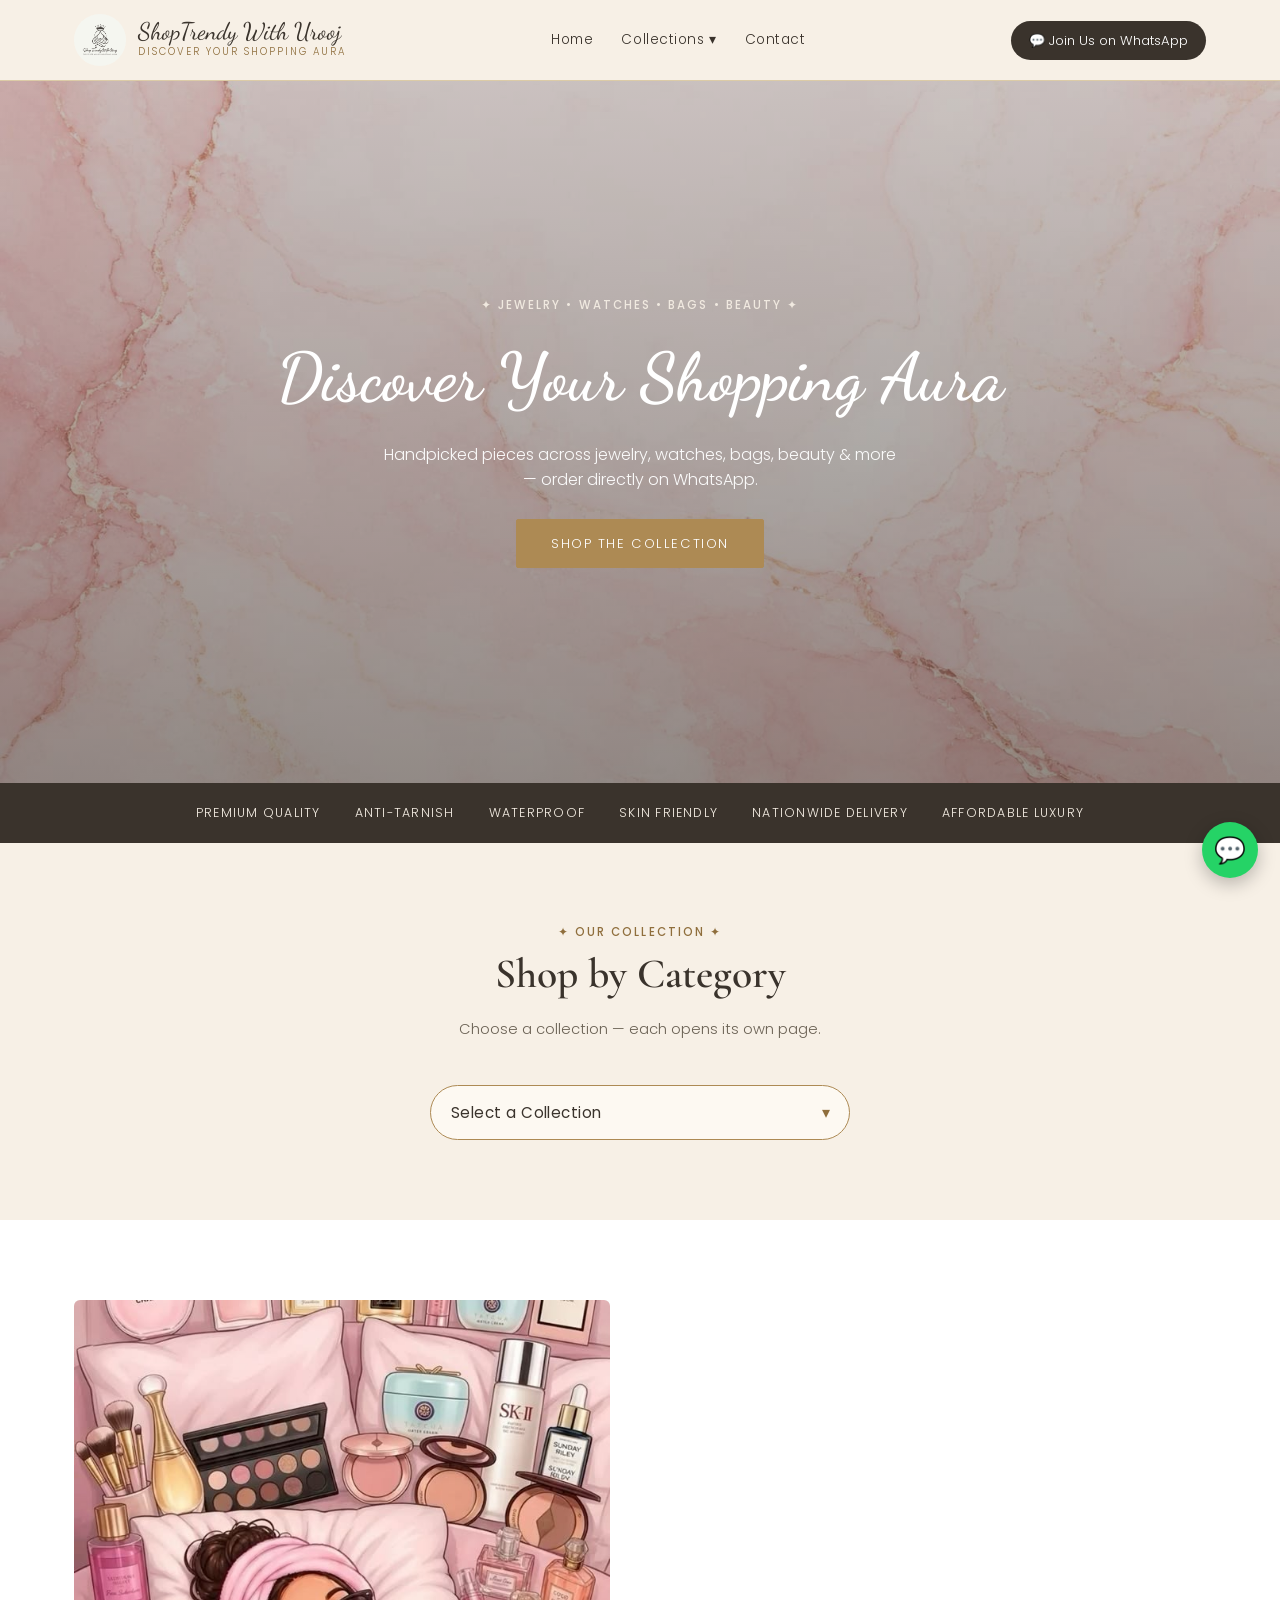
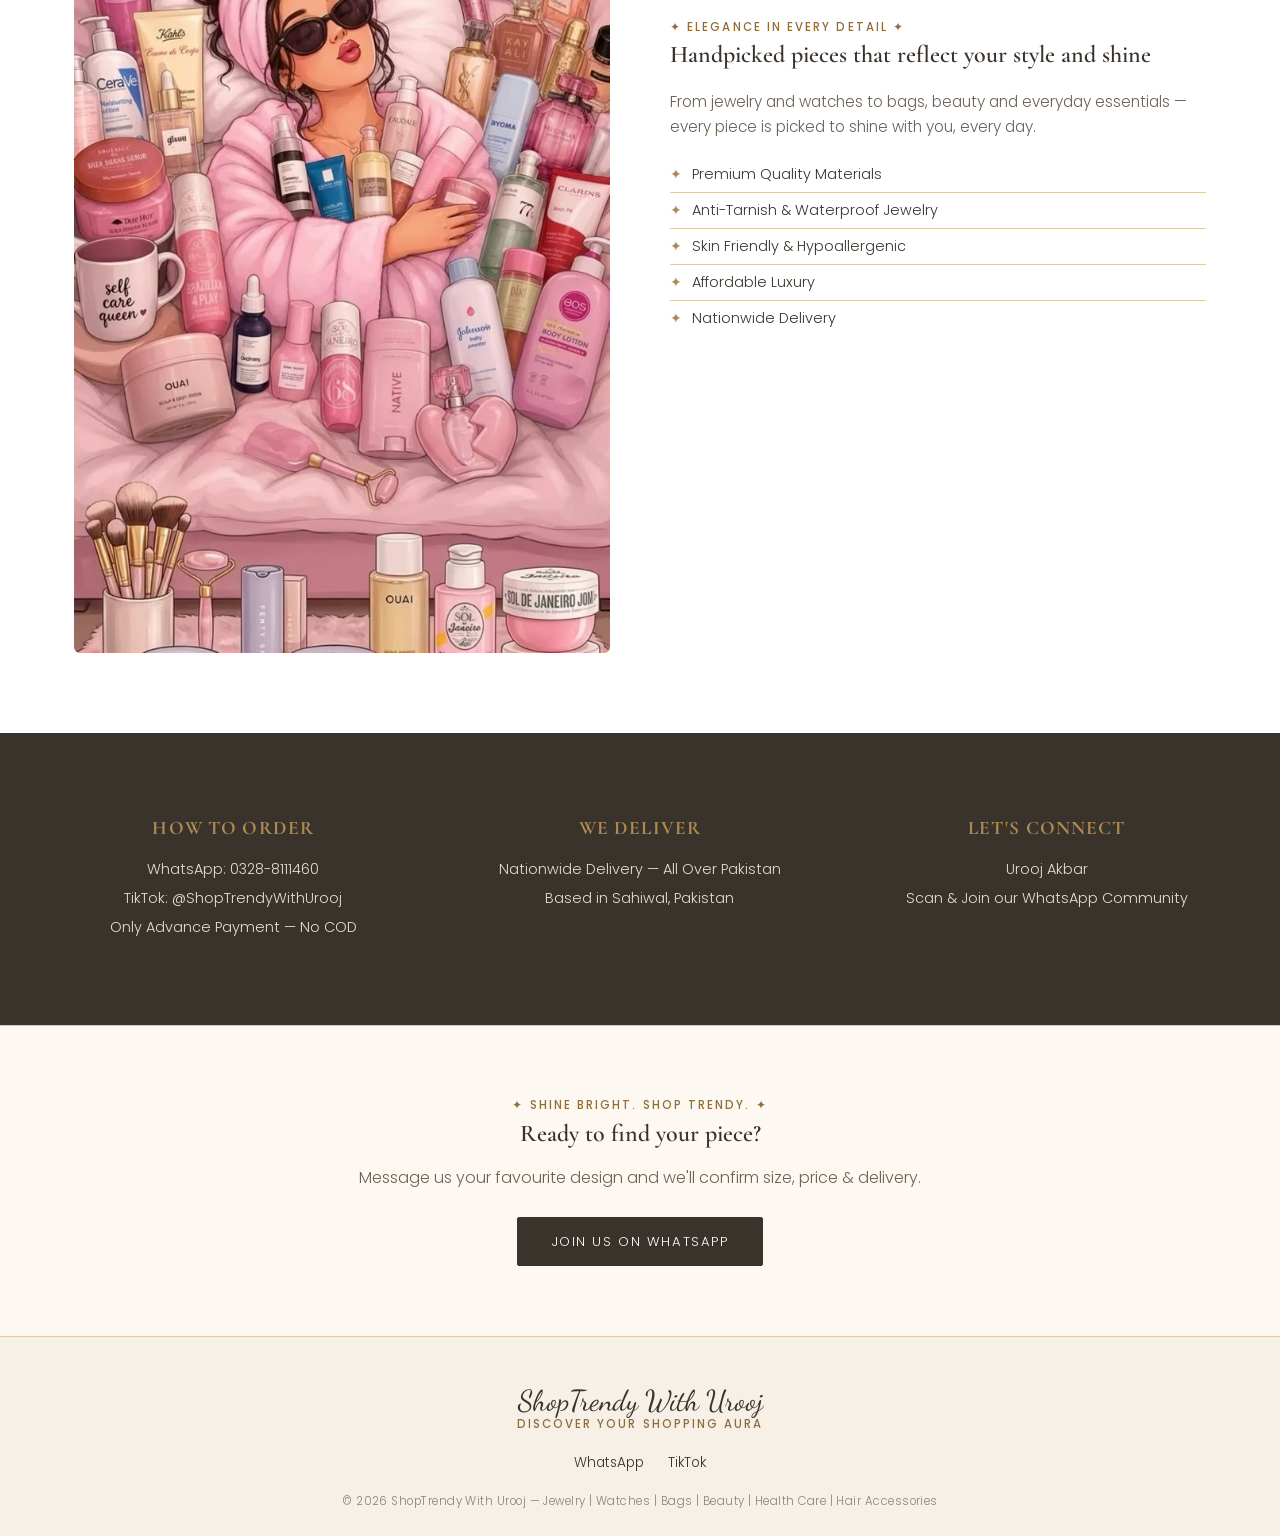
<file: index.html>
<!DOCTYPE html>
<html lang="en">
<head>
<meta charset="UTF-8">
<meta name="viewport" content="width=device-width, initial-scale=1.0">
<title>ShopTrendy With Urooj — Discover Your Shopping Aura</title>
<meta name="description" content="ShopTrendy With Urooj — Jewelry, watches, bags, beauty & more. Order directly on WhatsApp, nationwide delivery across Pakistan.">
<link rel="icon" type="shop/image/jpeg" href="image/logo.jpg">
<link rel="preconnect" href="https://fonts.googleapis.com">
<link href="https://fonts.googleapis.com/css2?family=Cormorant+Garamond:ital,wght@0,400;0,500;0,600;1,500&family=Dancing+Script:wght@600;700&family=Poppins:wght@300;400;500;600&display=swap" rel="stylesheet">
<link rel="stylesheet" href="shop/style.css">
</head>
<body>

<header>
  <div class="nav">
    <a href="index.html" class="brand">
      <img src="shop/image/logo.jpg" alt="ShopTrendy With Urooj logo">
      <span>
        <div class="brand-name">ShopTrendy With Urooj</div>
        <div class="brand-tag">Discover Your Shopping Aura</div>
      </span>
    </a>
    <nav class="links">
      <a href="#top">Home</a>
      <div class="nav-dropdown">
        <a href="#collection">Collections ▾</a>
        <div class="nav-dropdown-menu">
          <a href="necklace.html">Necklace</a>
          <a href="rings.html">Rings</a>
          <a href="earrings.html">Earrings</a>
          <a href="handcuffs.html">Handcuffs</a>
          <a href="bracelets.html">Bracelets</a>
          <a href="hand-chains.html">Hand Chains</a>
          <a href="combo-set.html">Complete Combo Set</a>
          <a href="beauty-spot.html">Beauty Spot</a>
          <a href="health-care.html">Health Care</a>
          <a href="watches.html">Watches</a>
          <a href="bags.html">Ladies Bags</a>
          <a href="hair-accessories.html">Hair Accessories</a>
        </div>
      </div>
      <a href="#connect">Contact</a>
    </nav>
    <a class="whatsapp-pill" href="https://chat.whatsapp.com/F6aO3ylHMfaIcTdREEgKZ0?s=cl&p=a&ilr=2" target="_blank" rel="noopener">💬 Join Us on WhatsApp</a>
  </div>
</header>

<section class="hero" id="top">
  <img src="shop/image/hero-marble.jpg" alt="ShopTrendy With Urooj hero banner">
  <div class="hero-content">
    <div class="label">✦ Jewelry • Watches • Bags • Beauty ✦</div>
    <h1 class="script">Discover Your Shopping Aura</h1>
    <p>Handpicked pieces across jewelry, watches, bags, beauty &amp; more — order directly on WhatsApp.</p>
    <a href="#collection" class="btn">Shop the Collection</a>
  </div>
</section>

<div class="trust">
  <ul>
    <li>Premium Quality</li>
    <li>Anti-Tarnish</li>
    <li>Waterproof</li>
    <li>Skin Friendly</li>
    <li>Nationwide Delivery</li>
    <li>Affordable Luxury</li>
  </ul>
</div>

<section class="section" id="collection">
  <div class="wrap">
    <div class="section-head">
      <div class="label">✦ Our Collection ✦</div>
      <h2>Shop by Category</h2>
      <p>Choose a collection — each opens its own page.</p>
    </div>
    <div class="cat-select-wrap">
      <select class="cat-select" id="categoryJump" aria-label="Choose a collection">
        <option value="">Select a Collection</option>
        <option value="necklace.html">Necklace</option>
        <option value="rings.html">Rings</option>
        <option value="earrings.html">Earrings</option>
        <option value="handcuffs.html">Handcuffs</option>
        <option value="bracelets.html">Bracelets</option>
        <option value="hand-chains.html">Hand Chains</option>
        <option value="combo-set.html">Complete Combo Set</option>
        <option value="beauty-spot.html">Beauty Spot</option>
        <option value="health-care.html">Health Care</option>
        <option value="watches.html">Watches</option>
        <option value="bags.html">Ladies Bags</option>
        <option value="hair-accessories.html">Hair Accessories</option>
      </select>
    </div>
  </div>
</section>

<!-- ================= STORY ================= -->
<section class="section story">
  <div class="wrap story-inner">
    <img src="shop/image/beauty1.jpg" alt="Elegance in every detail">
    <div>
      <div class="label">✦ Elegance In Every Detail ✦</div>
      <h2>Handpicked pieces that reflect your style and shine</h2>
      <p>From jewelry and watches to bags, beauty and everyday essentials — every piece is picked to shine with you, every day.</p>
      <ul class="why-list">
        <li><span class="sparkle">✦</span> Premium Quality Materials</li>
        <li><span class="sparkle">✦</span> Anti-Tarnish &amp; Waterproof Jewelry</li>
        <li><span class="sparkle">✦</span> Skin Friendly &amp; Hypoallergenic</li>
        <li><span class="sparkle">✦</span> Affordable Luxury</li>
        <li><span class="sparkle">✦</span> Nationwide Delivery</li>
      </ul>
    </div>
  </div>
</section>

<!-- ================= ORDER / DELIVERY INFO ================= -->
<div class="info-band" id="connect">
  <div class="wrap section">
    <div class="info-grid">
      <div>
        <h4>How to Order</h4>
        <a href="https://wa.me/923288111460" target="_blank">WhatsApp: 0328-8111460</a>
        <p>TikTok: @ShopTrendyWithUrooj</p>
        <p>Only Advance Payment — No COD</p>
      </div>
      <div>
        <h4>We Deliver</h4>
        <p>Nationwide Delivery — All Over Pakistan</p>
        <p>Based in Sahiwal, Pakistan</p>
      </div>
      <div>
        <h4>Let's Connect</h4>
        <p>Urooj Akbar</p>
        <a href="https://chat.whatsapp.com/F6aO3ylHMfaIcTdREEgKZ0?s=cl&p=a&ilr=2" target="_blank">Scan &amp; Join our WhatsApp Community</a>
      </div>
    </div>
  </div>
</div>

<!-- ================= CTA ================= -->
<div class="cta">
  <div class="label">✦ Shine Bright. Shop Trendy. ✦</div>
  <h2>Ready to find your piece?</h2>
  <p>Message us your favourite design and we'll confirm size, price &amp; delivery.</p>
  <a class="btn" style="background:var(--charcoal);border-color:var(--charcoal);" href="https://chat.whatsapp.com/F6aO3ylHMfaIcTdREEgKZ0?s=cl&p=a&ilr=2" target="_blank">Join Us on WhatsApp</a>
</div>

<!-- ================= FOOTER ================= -->
<footer>
  <div class="wrap">
    <div class="brand-name script">ShopTrendy With Urooj</div>
    <div class="label">Discover Your Shopping Aura</div>
    <div class="footer-links">
      <a href="https://chat.whatsapp.com/F6aO3ylHMfaIcTdREEgKZ0?s=cl&p=a&ilr=2" target="_blank">WhatsApp</a>
      <a href="https://www.tiktok.com/@shoptrendywithurooj?_r=1&_t=ZS-99YHu7TkWZR" target="_blank">TikTok</a>
    </div>
    <div class="footer-copy">© 2026 ShopTrendy With Urooj — Jewelry | Watches | Bags | Beauty | Health Care | Hair Accessories</div>
  </div>
</footer>

<a class="float-wa" href="https://wa.me/923288111460?text=Hi%20ShopTrendy%20With%20Urooj%2C%20I%27d%20like%20to%20order" target="_blank" rel="noopener" aria-label="Order on WhatsApp">💬</a>

<script>
  const header = document.querySelector('header');
  window.addEventListener('scroll', () => {
    header.classList.toggle('scrolled', window.scrollY > 10);
  });

  const catJump = document.getElementById('categoryJump');
  if (catJump) {
    catJump.addEventListener('change', () => {
      if (catJump.value) window.location.href = catJump.value;
    });
  }
</script>
</body>
</html>
</file>
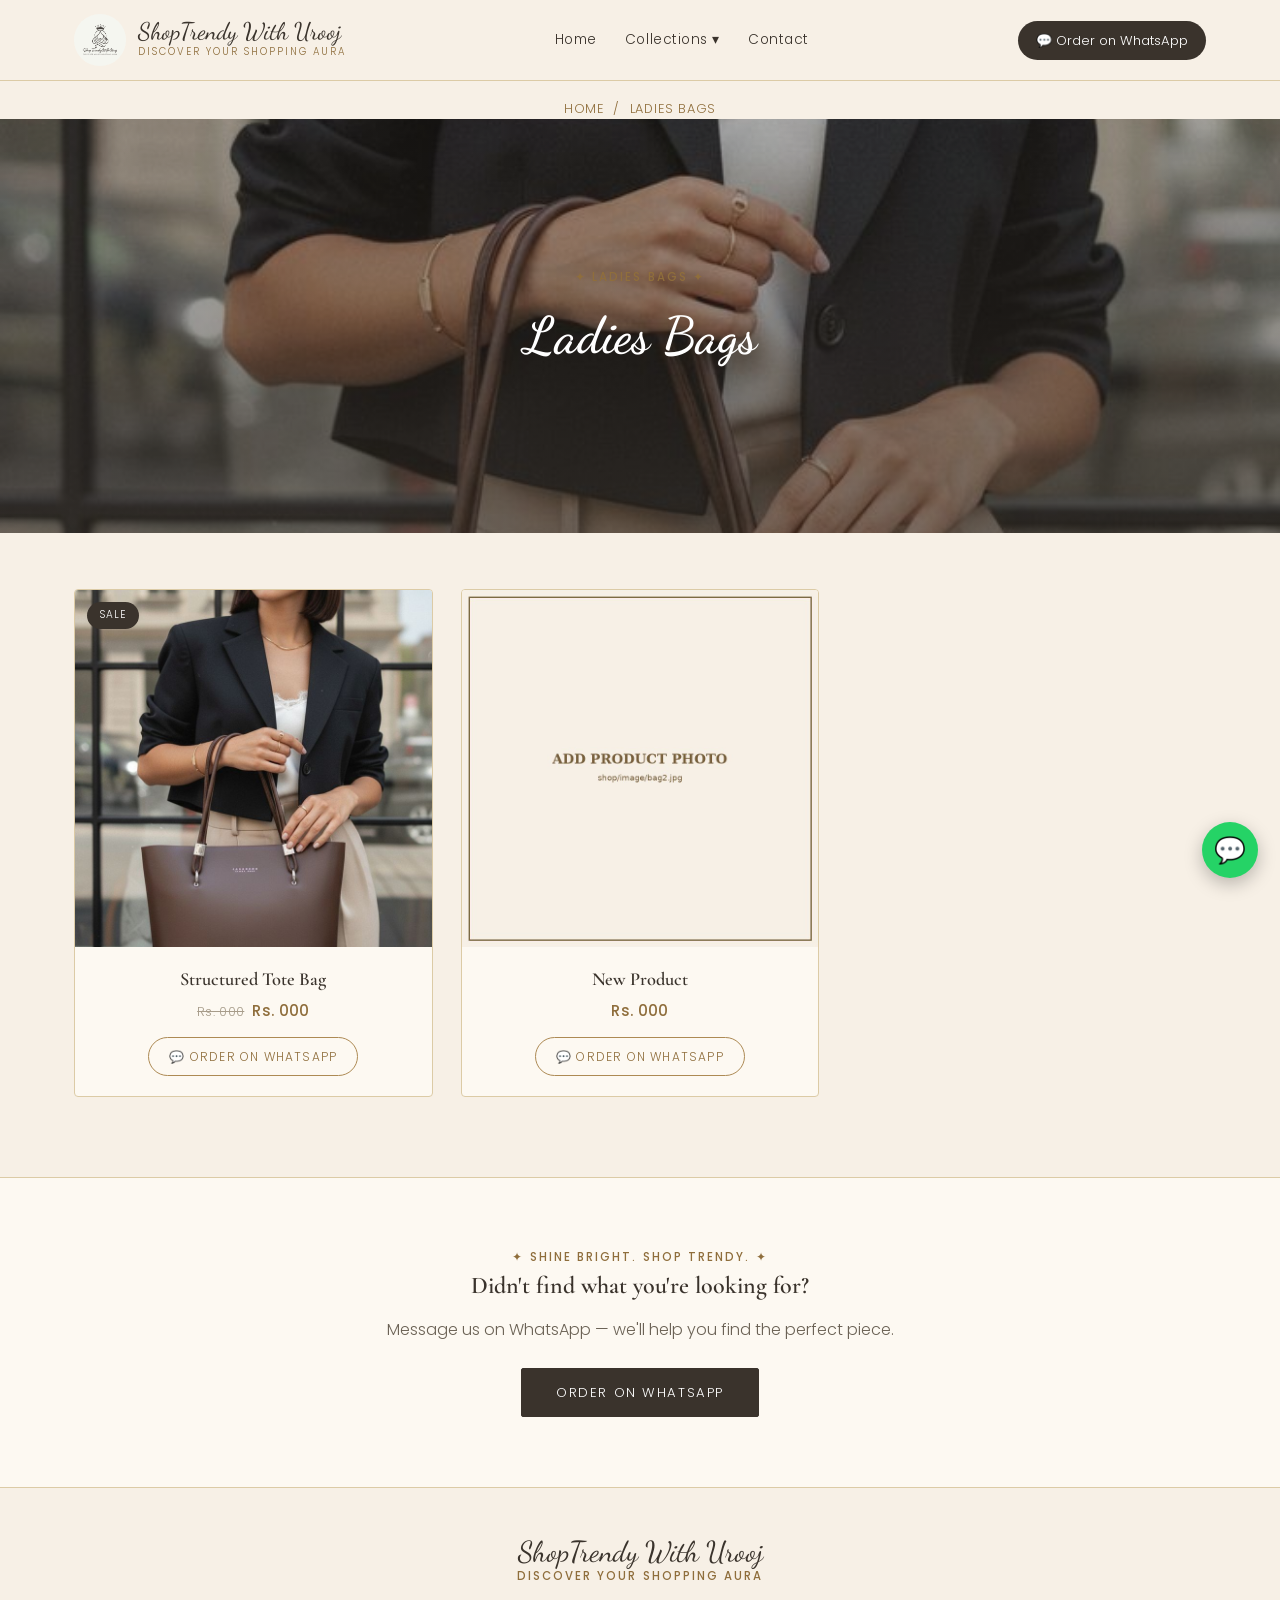
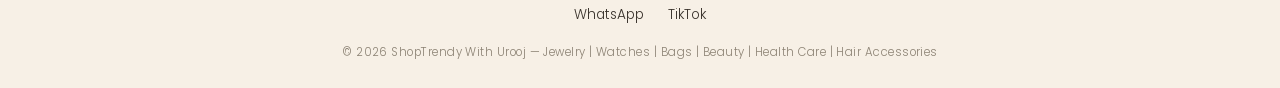
<file: bags.html>
<!DOCTYPE html>
<html lang="en">
<head>
<meta charset="UTF-8">
<meta name="viewport" content="width=device-width, initial-scale=1.0">
<title>Ladies Bags — ShopTrendy With Urooj</title>
<meta name="description" content="Ladies Bags collection at ShopTrendy With Urooj — order directly on WhatsApp, nationwide delivery across Pakistan.">
<link rel="icon" type="image/jpeg" href="shop/image/logo.jpg">
<link rel="preconnect" href="https://fonts.googleapis.com">
<link href="https://fonts.googleapis.com/css2?family=Cormorant+Garamond:ital,wght@0,400;0,500;0,600;1,500&family=Dancing+Script:wght@600;700&family=Poppins:wght@300;400;500;600&display=swap" rel="stylesheet">
<link rel="stylesheet" href="shop/style.css">
</head>
<body>

<header>
  <div class="nav">
    <a href="index.html" class="brand">
      <img src="shop/image/logo.jpg" alt="ShopTrendy With Urooj logo">
      <span>
        <div class="brand-name">ShopTrendy With Urooj</div>
        <div class="brand-tag">Discover Your Shopping Aura</div>
      </span>
    </a>
    <nav class="links">
      <a href="index.html">Home</a>
      <div class="nav-dropdown">
        <a href="index.html#collection">Collections ▾</a>
        <div class="nav-dropdown-menu">
          <a href="necklace.html">Necklace</a>
          <a href="rings.html">Rings</a>
          <a href="earrings.html">Earrings</a>
          <a href="handcuffs.html">Handcuffs</a>
          <a href="bracelets.html">Bracelets</a>
          <a href="hand-chains.html">Hand Chains</a>
          <a href="combo-set.html">Complete Combo Set</a>
          <a href="beauty-spot.html">Beauty Spot</a>
          <a href="health-care.html">Health Care</a>
          <a href="watches.html">Watches</a>
          <a href="bags.html">Ladies Bags</a>
          <a href="hair-accessories.html">Hair Accessories</a>
        </div>
      </div>
      <a href="index.html#connect">Contact</a>
    </nav>
    <a class="whatsapp-pill" href="https://wa.me/923288111460?text=Hi%20ShopTrendy%20With%20Urooj%2C%20I%27d%20like%20to%20order" target="_blank" rel="noopener">💬 Order on WhatsApp</a>
  </div>
</header>

<div class="breadcrumb"><a href="index.html">Home</a> &nbsp;/&nbsp; Ladies Bags</div>

<section class="page-hero">
  <img src="shop/image/bag1.jpg" alt="Ladies Bags">
  <div class="page-hero-content">
    <div class="label">✦ Ladies Bags ✦</div>
    <h1 class="script">Ladies Bags</h1>
  </div>
</section>

<section class="section" style="padding-top:56px;">
  <div class="wrap">
    <div class="prod-grid">
      <div class="prod-card reveal">
        <div class="img-wrap"><span class="sale-badge">Sale</span><img src="shop/image/bag1.jpg" alt="Structured Tote Bag"></div>
        <div class="prod-info">
          <h3>Structured Tote Bag</h3>
          <div class="prod-price"><span class="old">Rs. 000</span><span class="new">Rs. 000</span></div>
          <a class="order-btn" href="https://wa.me/923288111460?text=Hi%2C%20I%27d%20like%20to%20order%20the%20Structured%20Tote%20Bag" target="_blank">💬 Order on WhatsApp</a>
        </div>
      </div>
      <div class="prod-card reveal">
        <div class="img-wrap"><img src="shop/image/bag2.jpg" alt="New Product"></div>
        <div class="prod-info">
          <h3>New Product</h3>
          <div class="prod-price"><span class="new">Rs. 000</span></div>
          <a class="order-btn" href="https://wa.me/923288111460?text=Hi%2C%20I%27d%20like%20to%20order%20this%20product" target="_blank">💬 Order on WhatsApp</a>
        </div>
      </div>
    </div>
  </div>
</section>

<div class="cta">
  <div class="label">✦ Shine Bright. Shop Trendy. ✦</div>
  <h2>Didn't find what you're looking for?</h2>
  <p>Message us on WhatsApp — we'll help you find the perfect piece.</p>
  <a class="btn" style="background:var(--charcoal);border-color:var(--charcoal);" href="https://wa.me/923288111460?text=Hi%20ShopTrendy%20With%20Urooj%2C%20I%27d%20like%20to%20order" target="_blank">Order on WhatsApp</a>
</div>

<footer>
  <div class="wrap">
    <div class="brand-name script">ShopTrendy With Urooj</div>
    <div class="label">Discover Your Shopping Aura</div>
    <div class="footer-links">
      <a href="https://wa.me/923288111460" target="_blank">WhatsApp</a>
      <a href="#" target="_blank">TikTok</a>
    </div>
    <div class="footer-copy">© 2026 ShopTrendy With Urooj — Jewelry | Watches | Bags | Beauty | Health Care | Hair Accessories</div>
  </div>
</footer>

<a class="float-wa" href="https://wa.me/923288111460?text=Hi%20ShopTrendy%20With%20Urooj%2C%20I%27d%20like%20to%20order" target="_blank" rel="noopener" aria-label="Order on WhatsApp">💬</a>

<script>
  const header = document.querySelector('header');
  window.addEventListener('scroll', () => {
    header.classList.toggle('scrolled', window.scrollY > 10);
  });
  const revealEls = document.querySelectorAll('.reveal');
  if ('IntersectionObserver' in window) {
    const io = new IntersectionObserver((entries) => {
      entries.forEach(entry => {
        if (entry.isIntersecting) {
          entry.target.classList.add('is-visible');
          io.unobserve(entry.target);
        }
      });
    }, { threshold: 0.15 });
    revealEls.forEach(el => io.observe(el));
  } else {
    revealEls.forEach(el => el.classList.add('is-visible'));
  }
</script>
</body>
</html>
</file>
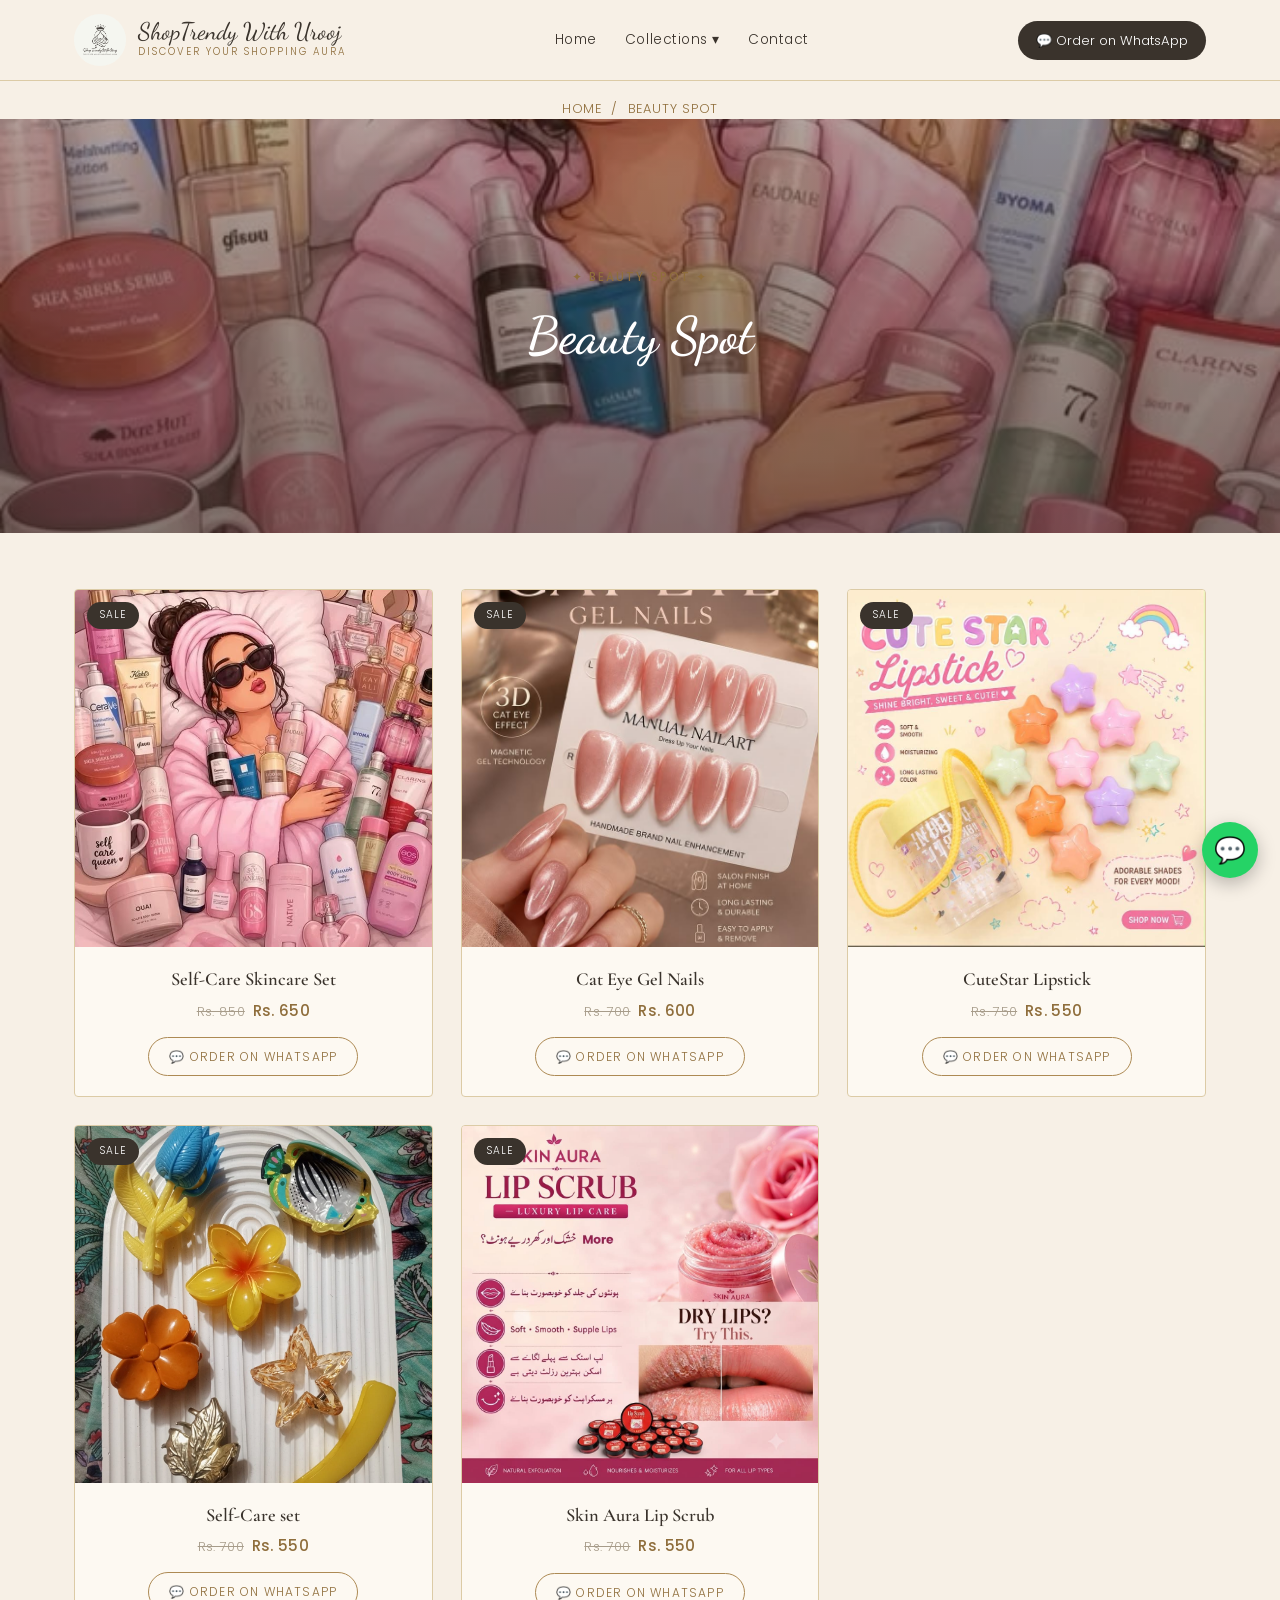
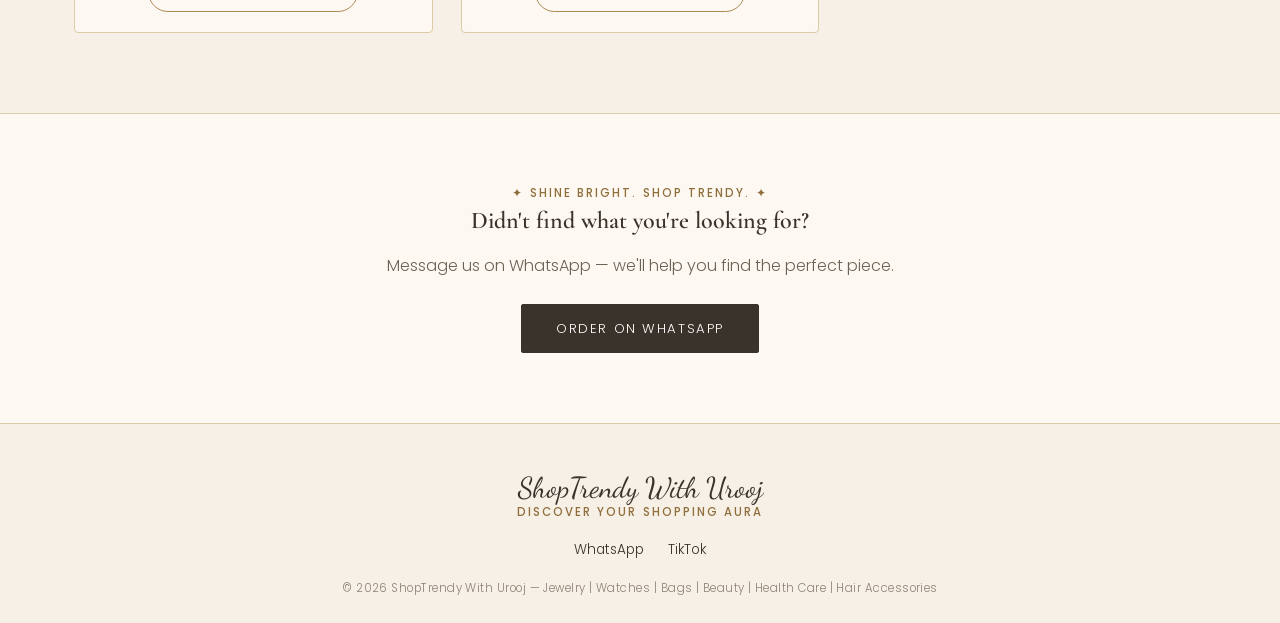
<file: beauty-spot.html>
<!DOCTYPE html>
<html lang="en">
<head>
<meta charset="UTF-8">
<meta name="viewport" content="width=device-width, initial-scale=1.0">
<title>Beauty Spot — ShopTrendy With Urooj</title>
<meta name="description" content="Beauty Spot collection at ShopTrendy With Urooj — order directly on WhatsApp, nationwide delivery across Pakistan.">
<link rel="icon" type="image/jpeg" href="shop/image/logo.jpg">
<link rel="preconnect" href="https://fonts.googleapis.com">
<link href="https://fonts.googleapis.com/css2?family=Cormorant+Garamond:ital,wght@0,400;0,500;0,600;1,500&family=Dancing+Script:wght@600;700&family=Poppins:wght@300;400;500;600&display=swap" rel="stylesheet">
<link rel="stylesheet" href="shop/style.css">
</head>
<body>

<header>
  <div class="nav">
    <a href="index.html" class="brand">
      <img src="shop/image/logo.jpg" alt="ShopTrendy With Urooj logo">
      <span>
        <div class="brand-name">ShopTrendy With Urooj</div>
        <div class="brand-tag">Discover Your Shopping Aura</div>
      </span>
    </a>
    <nav class="links">
      <a href="index.html">Home</a>
      <div class="nav-dropdown">
        <a href="index.html#collection">Collections ▾</a>
        <div class="nav-dropdown-menu">
          <a href="necklace.html">Necklace</a>
          <a href="rings.html">Rings</a>
          <a href="earrings.html">Earrings</a>
          <a href="handcuffs.html">Handcuffs</a>
          <a href="bracelets.html">Bracelets</a>
          <a href="hand-chains.html">Hand Chains</a>
          <a href="combo-set.html">Complete Combo Set</a>
          <a href="beauty-spot.html">Beauty Spot</a>
          <a href="health-care.html">Health Care</a>
          <a href="watches.html">Watches</a>
          <a href="bags.html">Ladies Bags</a>
          <a href="hair-accessories.html">Hair Accessories</a>
        </div>
      </div>
      <a href="index.html#connect">Contact</a>
    </nav>
    <a class="whatsapp-pill" href="https://wa.me/923288111460?text=Hi%20ShopTrendy%20With%20Urooj%2C%20I%27d%20like%20to%20order" target="_blank" rel="noopener">💬 Order on WhatsApp</a>
  </div>
</header>

<div class="breadcrumb"><a href="index.html">Home</a> &nbsp;/&nbsp; Beauty Spot</div>

<section class="page-hero">
  <img src="shop/image/beauty1.jpg" alt="Beauty Spot">
  <div class="page-hero-content">
    <div class="label">✦ Beauty Spot ✦</div>
    <h1 class="script">Beauty Spot</h1>
  </div>
</section>

<section class="section" style="padding-top:56px;">
  <div class="wrap">
    <div class="prod-grid">
      <div class="prod-card reveal">
        <div class="img-wrap"><span class="sale-badge">Sale</span><img src="shop/image/beauty1.jpg" alt="Self-Care Skincare Set"></div>
        <div class="prod-info">
          <h3>Self-Care Skincare Set</h3>
          <div class="prod-price"><span class="old">Rs. 850</span><span class="new">Rs. 650</span></div>
          <a class="order-btn" href="https://wa.me/923288111460?text=Hi%2C%20I%27d%20like%20to%20order%20the%20Self-Care%20Skincare%20Set" target="_blank">💬 Order on WhatsApp</a>
        </div>
      </div>
      <div class="prod-card reveal">
        <div class="img-wrap"><span class="sale-badge">Sale</span><img src="shop/image/nailart1.jpg" alt="Cat Eye Gel Nails"></div>
        <div class="prod-info">
          <h3>Cat Eye Gel Nails</h3>
          <div class="prod-price"><span class="old">Rs. 700</span><span class="new">Rs. 600</span></div>
          <a class="order-btn" href="https://wa.me/923288111460?text=Hi%2C%20I%27d%20like%20to%20order%20the%20Cat%20Eye%20Gel%20Nails" target="_blank">💬 Order on WhatsApp</a>
        </div>
      </div>
      <div class="prod-card reveal">
        <div class="img-wrap"><span class="sale-badge">Sale</span><img src="shop/image/beauty2.jpeg" alt="CuteStar Lipstick"></div>
        <div class="prod-info">
          <h3>CuteStar Lipstick</h3>
          <div class="prod-price"><span class="old">Rs. 750</span><span class="new">Rs. 550</span></div>
          <a class="order-btn" href="https://wa.me/923288111460?text=Hi%2C%20I%27d%20like%20to%20order%20the%20Self-Care%20Skincare%20Set" target="_blank">💬 Order on WhatsApp</a>
        </div>
      </div>
      <div class="prod-card reveal">
        <div class="img-wrap"><span class="sale-badge">Sale</span><img src="shop/image/beauty3.jpeg" alt="Self-Care Skincare Set"></div>
        <div class="prod-info">
          <h3>Self-Care set </h3>
          <div class="prod-price"><span class="old">Rs. 700</span><span class="new">Rs. 550</span></div>
          <a class="order-btn" href="https://wa.me/923288111460?text=Hi%2C%20I%27d%20like%20to%20order%20the%20Self-Care%20Skincare%20Set" target="_blank">💬 Order on WhatsApp</a>
        </div>
      </div>
      <div class="prod-card reveal">
        <div class="img-wrap"><span class="sale-badge">Sale</span><img src="shop/image/beauty4.jpeg" alt="Skin Aura Lip Scrub"></div>
        <div class="prod-info">
          <h3>Skin Aura Lip Scrub</h3>
          <div class="prod-price"><span class="old">Rs. 700</span><span class="new">Rs. 550</span></div>
          <a class="order-btn" href="https://wa.me/923288111460?text=Hi%2C%20I%27d%20like%20to%20order%20the%20Self-Care%20Skincare%20Set" target="_blank">💬 Order on WhatsApp</a>
        </div>
      </div>
    </div>
  </div>
</section>

<div class="cta">
  <div class="label">✦ Shine Bright. Shop Trendy. ✦</div>
  <h2>Didn't find what you're looking for?</h2>
  <p>Message us on WhatsApp — we'll help you find the perfect piece.</p>
  <a class="btn" style="background:var(--charcoal);border-color:var(--charcoal);" href="https://wa.me/923288111460?text=Hi%20ShopTrendy%20With%20Urooj%2C%20I%27d%20like%20to%20order" target="_blank">Order on WhatsApp</a>
</div>

<footer>
  <div class="wrap">
    <div class="brand-name script">ShopTrendy With Urooj</div>
    <div class="label">Discover Your Shopping Aura</div>
    <div class="footer-links">
      <a href="https://wa.me/923288111460" target="_blank">WhatsApp</a>
      <a href="#" target="_blank">TikTok</a>
    </div>
    <div class="footer-copy">© 2026 ShopTrendy With Urooj — Jewelry | Watches | Bags | Beauty | Health Care | Hair Accessories</div>
  </div>
</footer>

<a class="float-wa" href="https://wa.me/923288111460?text=Hi%20ShopTrendy%20With%20Urooj%2C%20I%27d%20like%20to%20order" target="_blank" rel="noopener" aria-label="Order on WhatsApp">💬</a>

<script>
  const header = document.querySelector('header');
  window.addEventListener('scroll', () => {
    header.classList.toggle('scrolled', window.scrollY > 10);
  });
  const revealEls = document.querySelectorAll('.reveal');
  if ('IntersectionObserver' in window) {
    const io = new IntersectionObserver((entries) => {
      entries.forEach(entry => {
        if (entry.isIntersecting) {
          entry.target.classList.add('is-visible');
          io.unobserve(entry.target);
        }
      });
    }, { threshold: 0.15 });
    revealEls.forEach(el => io.observe(el));
  } else {
    revealEls.forEach(el => el.classList.add('is-visible'));
  }
</script>
</body>
</html>
</file>
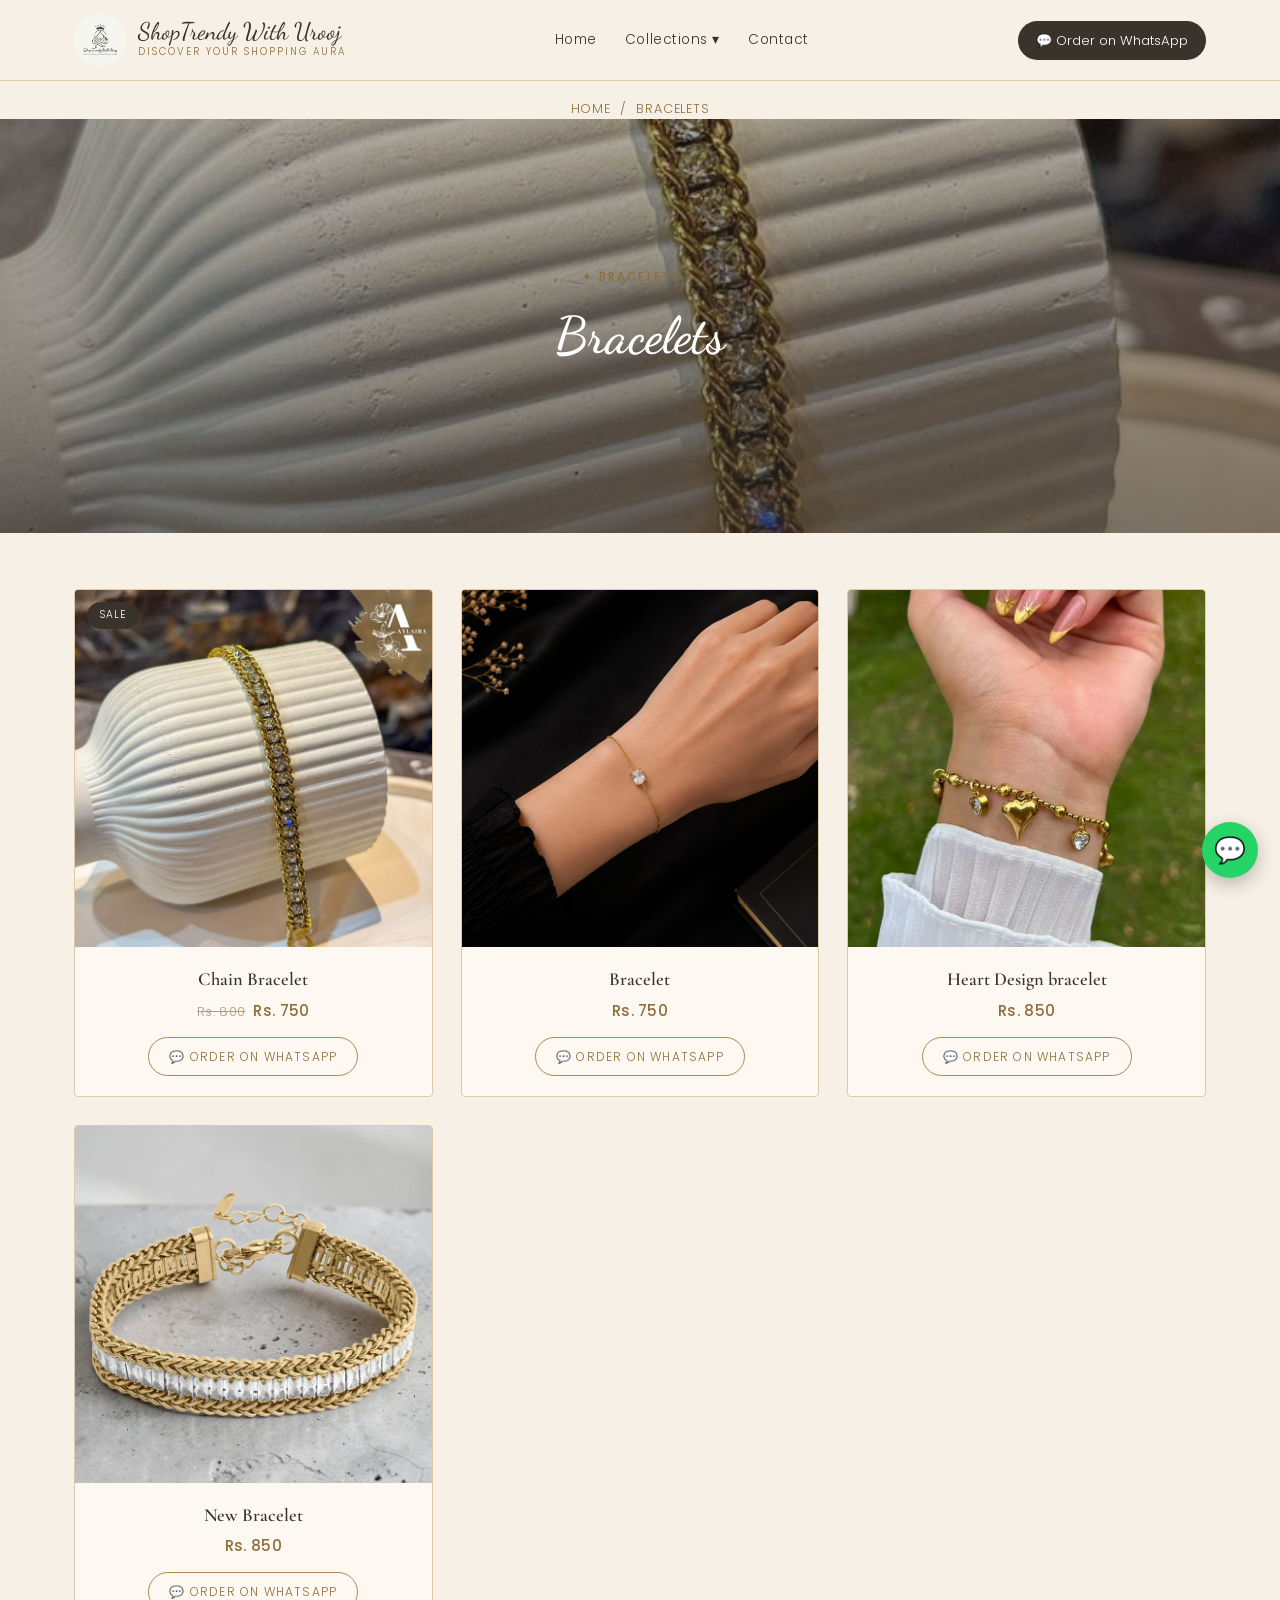
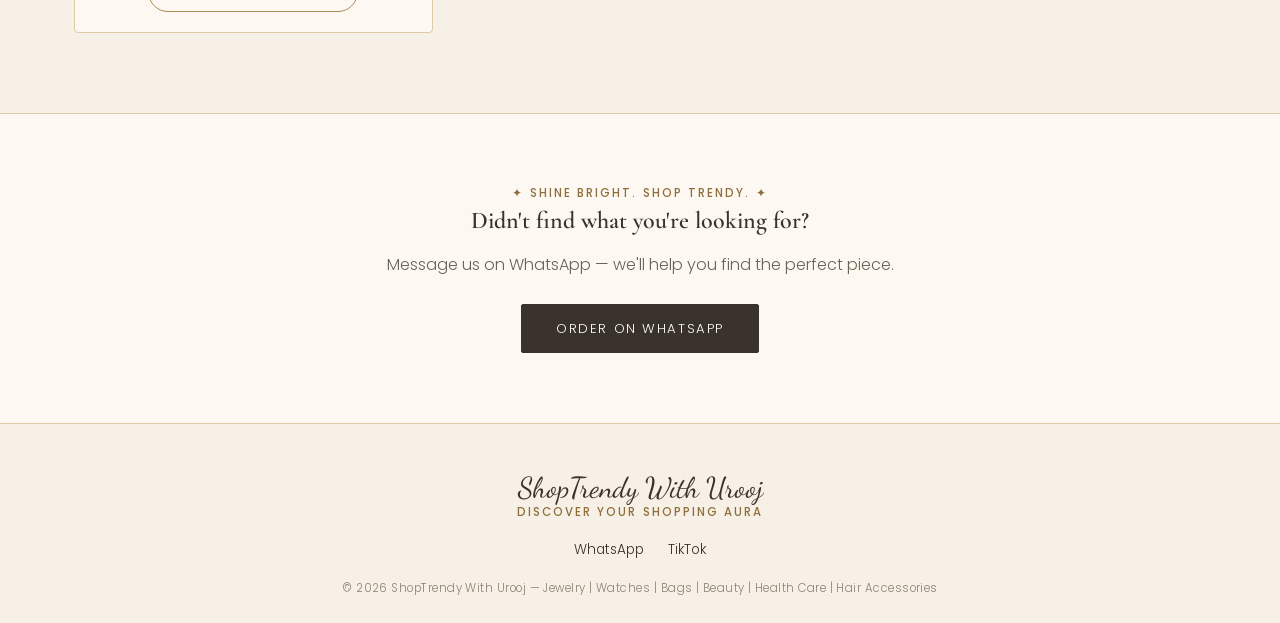
<file: bracelets.html>
<!DOCTYPE html>
<html lang="en">
<head>
<meta charset="UTF-8">
<meta name="viewport" content="width=device-width, initial-scale=1.0">
<title>Bracelets — ShopTrendy With Urooj</title>
<meta name="description" content="Bracelets collection at ShopTrendy With Urooj — order directly on WhatsApp, nationwide delivery across Pakistan.">
<link rel="icon" type="image/jpeg" href="shop/image/logo.jpg">
<link rel="preconnect" href="https://fonts.googleapis.com">
<link href="https://fonts.googleapis.com/css2?family=Cormorant+Garamond:ital,wght@0,400;0,500;0,600;1,500&family=Dancing+Script:wght@600;700&family=Poppins:wght@300;400;500;600&display=swap" rel="stylesheet">
<link rel="stylesheet" href="shop/style.css">
</head>
<body>

<header>
  <div class="nav">
    <a href="index.html" class="brand">
      <img src="shop/image/logo.jpg" alt="ShopTrendy With Urooj logo">
      <span>
        <div class="brand-name">ShopTrendy With Urooj</div>
        <div class="brand-tag">Discover Your Shopping Aura</div>
      </span>
    </a>
    <nav class="links">
      <a href="index.html">Home</a>
      <div class="nav-dropdown">
        <a href="index.html#collection">Collections ▾</a>
        <div class="nav-dropdown-menu">
          <a href="necklace.html">Necklace</a>
          <a href="rings.html">Rings</a>
          <a href="earrings.html">Earrings</a>
          <a href="handcuffs.html">Handcuffs</a>
          <a href="bracelets.html">Bracelets</a>
          <a href="hand-chains.html">Hand Chains</a>
          <a href="combo-set.html">Complete Combo Set</a>
          <a href="beauty-spot.html">Beauty Spot</a>
          <a href="health-care.html">Health Care</a>
          <a href="watches.html">Watches</a>
          <a href="bags.html">Ladies Bags</a>
          <a href="hair-accessories.html">Hair Accessories</a>
        </div>
      </div>
      <a href="index.html#connect">Contact</a>
    </nav>
    <a class="whatsapp-pill" href="https://wa.me/923288111460?text=Hi%20ShopTrendy%20With%20Urooj%2C%20I%27d%20like%20to%20order" target="_blank" rel="noopener">💬 Order on WhatsApp</a>
  </div>
</header>

<div class="breadcrumb"><a href="index.html">Home</a> &nbsp;/&nbsp; Bracelets</div>

<section class="page-hero">
  <img src="shop/image/bracelet1.jpeg" alt="Bracelets">
  <div class="page-hero-content">
    <div class="label">✦ Bracelets ✦</div>
    <h1 class="script">Bracelets</h1>
  </div>
</section>

<section class="section" style="padding-top:56px;">
  <div class="wrap">
    <div class="prod-grid">
      <div class="prod-card reveal">
        <div class="img-wrap"><span class="sale-badge">Sale</span><img src="shop/image/bracelet1.jpeg" alt="Chain Bracelet"></div>
        <div class="prod-info">
          <h3>Chain Bracelet</h3>
          <div class="prod-price"><span class="old">Rs. 800</span><span class="new">Rs. 750</span></div>
          <a class="order-btn" href="https://wa.me/923288111460?text=Hi%2C%20I%27d%20like%20to%20order%20the%20Chain%20Bracelet" target="_blank">💬 Order on WhatsApp</a>
        </div>
      </div>
      <div class="prod-card reveal">
        <div class="img-wrap"><img src="shop/image/bracelet2.jpeg" alt="Bracelet"></div>
        <div class="prod-info">
          <h3>Bracelet </h3>
          <div class="prod-price"><span class="new">Rs. 750</span></div>
          <a class="order-btn" href="https://wa.me/923288111460?text=Hi%2C%20I%27d%20like%20to%20order%20this%20product" target="_blank">💬 Order on WhatsApp</a>
        </div>
      </div>
      <div class="prod-card reveal">
        <div class="img-wrap"><img src="shop/image/bracelet3.jpeg" alt="Heart Design bracelet"></div>
        <div class="prod-info">
          <h3>Heart Design bracelet</h3>
          <div class="prod-price"><span class="new">Rs. 850</span></div>
          <a class="order-btn" href="https://wa.me/923288111460?text=Hi%2C%20I%27d%20like%20to%20order%20this%20product" target="_blank">💬 Order on WhatsApp</a>
        </div>
      </div>
      <div class="prod-card reveal">
        <div class="img-wrap"><img src="shop/image/bracelet4.jpeg" alt="New Bracelet"></div>
        <div class="prod-info">
          <h3>New Bracelet</h3>
          <div class="prod-price"><span class="new">Rs. 850</span></div>
          <a class="order-btn" href="https://wa.me/923288111460?text=Hi%2C%20I%27d%20like%20to%20order%20this%20product" target="_blank">💬 Order on WhatsApp</a>
        </div>
      </div>
    </div>
  </div>
</section>

<div class="cta">
  <div class="label">✦ Shine Bright. Shop Trendy. ✦</div>
  <h2>Didn't find what you're looking for?</h2>
  <p>Message us on WhatsApp — we'll help you find the perfect piece.</p>
  <a class="btn" style="background:var(--charcoal);border-color:var(--charcoal);" href="https://wa.me/923288111460?text=Hi%20ShopTrendy%20With%20Urooj%2C%20I%27d%20like%20to%20order" target="_blank">Order on WhatsApp</a>
</div>

<footer>
  <div class="wrap">
    <div class="brand-name script">ShopTrendy With Urooj</div>
    <div class="label">Discover Your Shopping Aura</div>
    <div class="footer-links">
      <a href="https://wa.me/923288111460" target="_blank">WhatsApp</a>
      <a href="#" target="_blank">TikTok</a>
    </div>
    <div class="footer-copy">© 2026 ShopTrendy With Urooj — Jewelry | Watches | Bags | Beauty | Health Care | Hair Accessories</div>
  </div>
</footer>

<a class="float-wa" href="https://wa.me/923288111460?text=Hi%20ShopTrendy%20With%20Urooj%2C%20I%27d%20like%20to%20order" target="_blank" rel="noopener" aria-label="Order on WhatsApp">💬</a>

<script>
  const header = document.querySelector('header');
  window.addEventListener('scroll', () => {
    header.classList.toggle('scrolled', window.scrollY > 10);
  });
  const revealEls = document.querySelectorAll('.reveal');
  if ('IntersectionObserver' in window) {
    const io = new IntersectionObserver((entries) => {
      entries.forEach(entry => {
        if (entry.isIntersecting) {
          entry.target.classList.add('is-visible');
          io.unobserve(entry.target);
        }
      });
    }, { threshold: 0.15 });
    revealEls.forEach(el => io.observe(el));
  } else {
    revealEls.forEach(el => el.classList.add('is-visible'));
  }
</script>
</body>
</html>
</file>
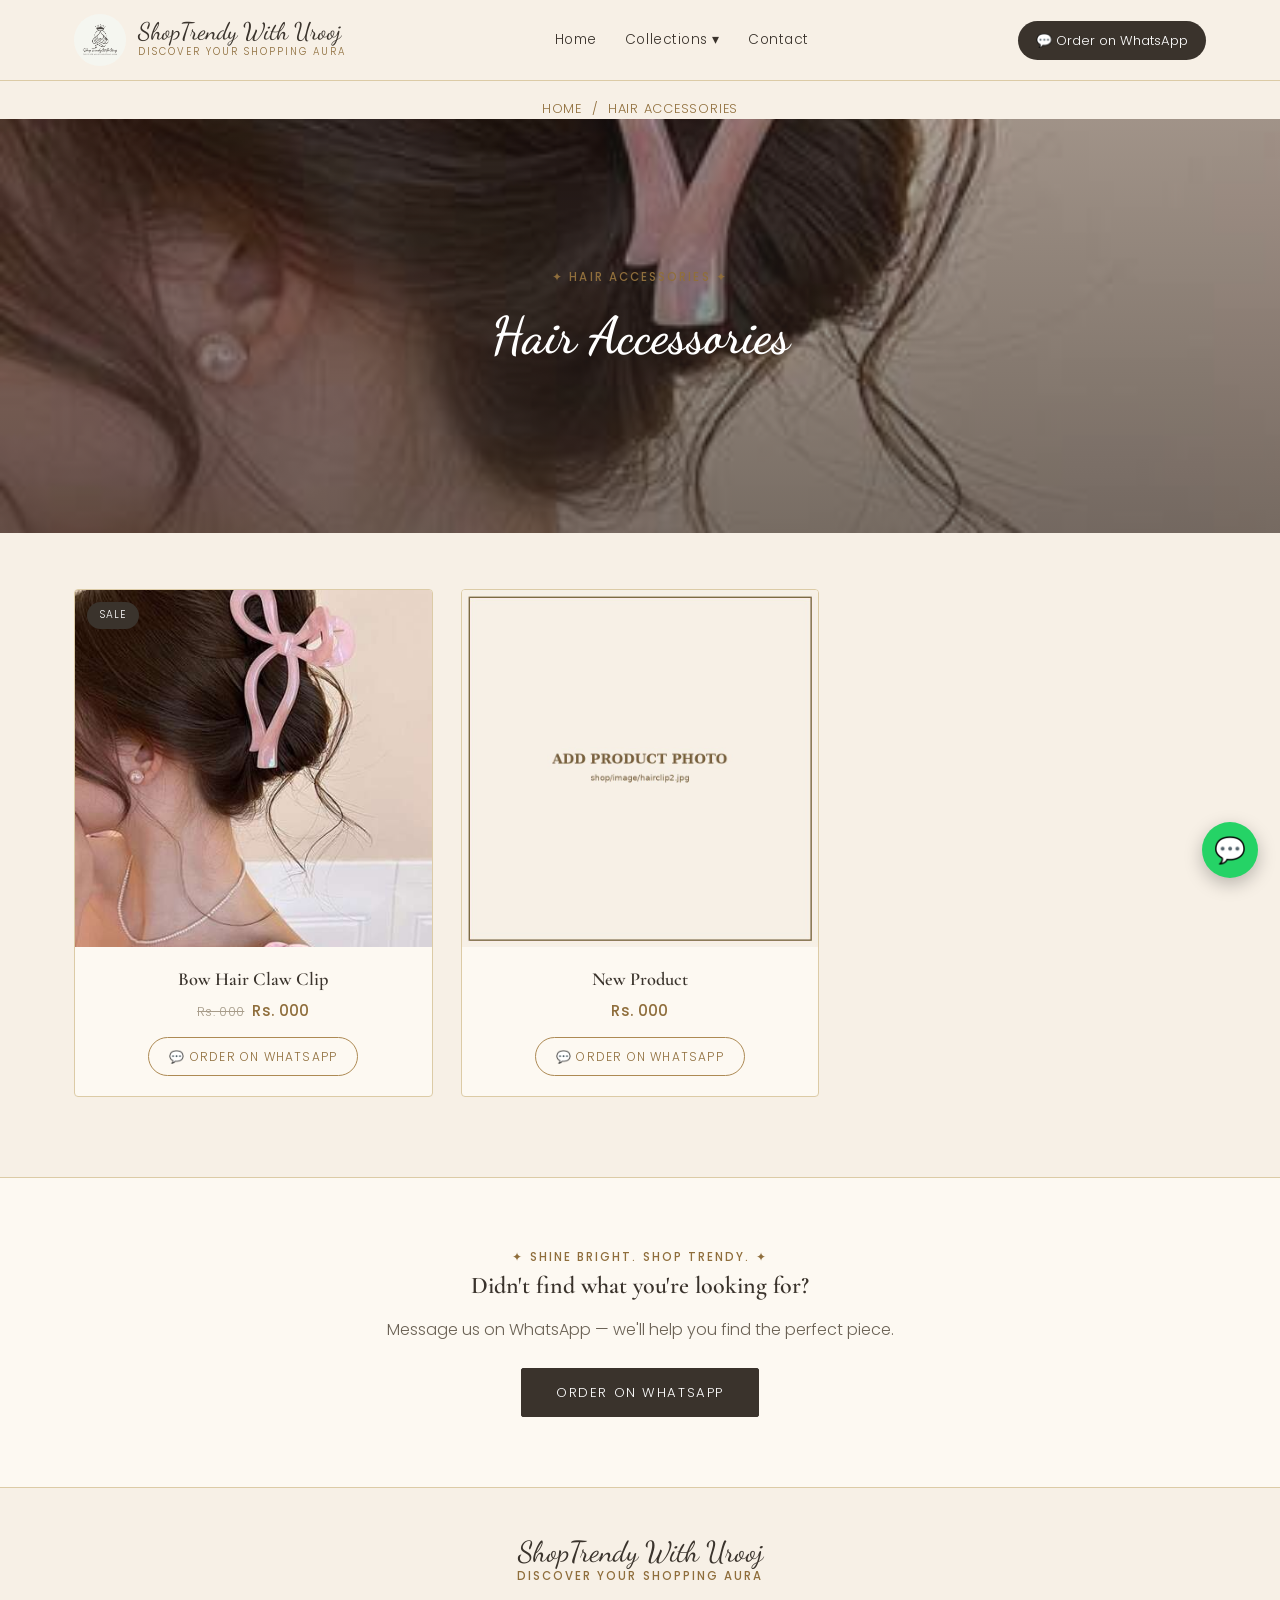
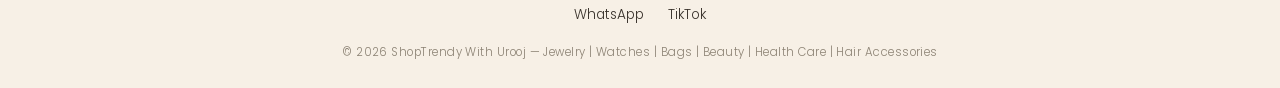
<file: hair-accessories.html>
<!DOCTYPE html>
<html lang="en">
<head>
<meta charset="UTF-8">
<meta name="viewport" content="width=device-width, initial-scale=1.0">
<title>Hair Accessories — ShopTrendy With Urooj</title>
<meta name="description" content="Hair Accessories collection at ShopTrendy With Urooj — order directly on WhatsApp, nationwide delivery across Pakistan.">
<link rel="icon" type="image/jpeg" href="shop/image/logo.jpg">
<link rel="preconnect" href="https://fonts.googleapis.com">
<link href="https://fonts.googleapis.com/css2?family=Cormorant+Garamond:ital,wght@0,400;0,500;0,600;1,500&family=Dancing+Script:wght@600;700&family=Poppins:wght@300;400;500;600&display=swap" rel="stylesheet">
<link rel="stylesheet" href="shop/style.css">
</head>
<body>

<header>
  <div class="nav">
    <a href="index.html" class="brand">
      <img src="shop/image/logo.jpg" alt="ShopTrendy With Urooj logo">
      <span>
        <div class="brand-name">ShopTrendy With Urooj</div>
        <div class="brand-tag">Discover Your Shopping Aura</div>
      </span>
    </a>
    <nav class="links">
      <a href="index.html">Home</a>
      <div class="nav-dropdown">
        <a href="index.html#collection">Collections ▾</a>
        <div class="nav-dropdown-menu">
          <a href="necklace.html">Necklace</a>
          <a href="rings.html">Rings</a>
          <a href="earrings.html">Earrings</a>
          <a href="handcuffs.html">Handcuffs</a>
          <a href="bracelets.html">Bracelets</a>
          <a href="hand-chains.html">Hand Chains</a>
          <a href="combo-set.html">Complete Combo Set</a>
          <a href="beauty-spot.html">Beauty Spot</a>
          <a href="health-care.html">Health Care</a>
          <a href="watches.html">Watches</a>
          <a href="bags.html">Ladies Bags</a>
          <a href="hair-accessories.html">Hair Accessories</a>
        </div>
      </div>
      <a href="index.html#connect">Contact</a>
    </nav>
    <a class="whatsapp-pill" href="https://wa.me/923288111460?text=Hi%20ShopTrendy%20With%20Urooj%2C%20I%27d%20like%20to%20order" target="_blank" rel="noopener">💬 Order on WhatsApp</a>
  </div>
</header>

<div class="breadcrumb"><a href="index.html">Home</a> &nbsp;/&nbsp; Hair Accessories</div>

<section class="page-hero">
  <img src="shop/image/hairclip1.jpg" alt="Hair Accessories">
  <div class="page-hero-content">
    <div class="label">✦ Hair Accessories ✦</div>
    <h1 class="script">Hair Accessories</h1>
  </div>
</section>

<section class="section" style="padding-top:56px;">
  <div class="wrap">
    <div class="prod-grid">
      <div class="prod-card reveal">
        <div class="img-wrap"><span class="sale-badge">Sale</span><img src="shop/image/hairclip1.jpg" alt="Bow Hair Claw Clip"></div>
        <div class="prod-info">
          <h3>Bow Hair Claw Clip</h3>
          <div class="prod-price"><span class="old">Rs. 000</span><span class="new">Rs. 000</span></div>
          <a class="order-btn" href="https://wa.me/923288111460?text=Hi%2C%20I%27d%20like%20to%20order%20the%20Bow%20Hair%20Claw%20Clip" target="_blank">💬 Order on WhatsApp</a>
        </div>
      </div>
      <div class="prod-card reveal">
        <div class="img-wrap"><img src="shop/image/hairclip2.jpg" alt="New Product"></div>
        <div class="prod-info">
          <h3>New Product</h3>
          <div class="prod-price"><span class="new">Rs. 000</span></div>
          <a class="order-btn" href="https://wa.me/923288111460?text=Hi%2C%20I%27d%20like%20to%20order%20this%20product" target="_blank">💬 Order on WhatsApp</a>
        </div>
      </div>
    </div>
  </div>
</section>

<div class="cta">
  <div class="label">✦ Shine Bright. Shop Trendy. ✦</div>
  <h2>Didn't find what you're looking for?</h2>
  <p>Message us on WhatsApp — we'll help you find the perfect piece.</p>
  <a class="btn" style="background:var(--charcoal);border-color:var(--charcoal);" href="https://wa.me/923288111460?text=Hi%20ShopTrendy%20With%20Urooj%2C%20I%27d%20like%20to%20order" target="_blank">Order on WhatsApp</a>
</div>

<footer>
  <div class="wrap">
    <div class="brand-name script">ShopTrendy With Urooj</div>
    <div class="label">Discover Your Shopping Aura</div>
    <div class="footer-links">
      <a href="https://wa.me/923288111460" target="_blank">WhatsApp</a>
      <a href="#" target="_blank">TikTok</a>
    </div>
    <div class="footer-copy">© 2026 ShopTrendy With Urooj — Jewelry | Watches | Bags | Beauty | Health Care | Hair Accessories</div>
  </div>
</footer>

<a class="float-wa" href="https://wa.me/923288111460?text=Hi%20ShopTrendy%20With%20Urooj%2C%20I%27d%20like%20to%20order" target="_blank" rel="noopener" aria-label="Order on WhatsApp">💬</a>

<script>
  const header = document.querySelector('header');
  window.addEventListener('scroll', () => {
    header.classList.toggle('scrolled', window.scrollY > 10);
  });
  const revealEls = document.querySelectorAll('.reveal');
  if ('IntersectionObserver' in window) {
    const io = new IntersectionObserver((entries) => {
      entries.forEach(entry => {
        if (entry.isIntersecting) {
          entry.target.classList.add('is-visible');
          io.unobserve(entry.target);
        }
      });
    }, { threshold: 0.15 });
    revealEls.forEach(el => io.observe(el));
  } else {
    revealEls.forEach(el => el.classList.add('is-visible'));
  }
</script>
</body>
</html>
</file>
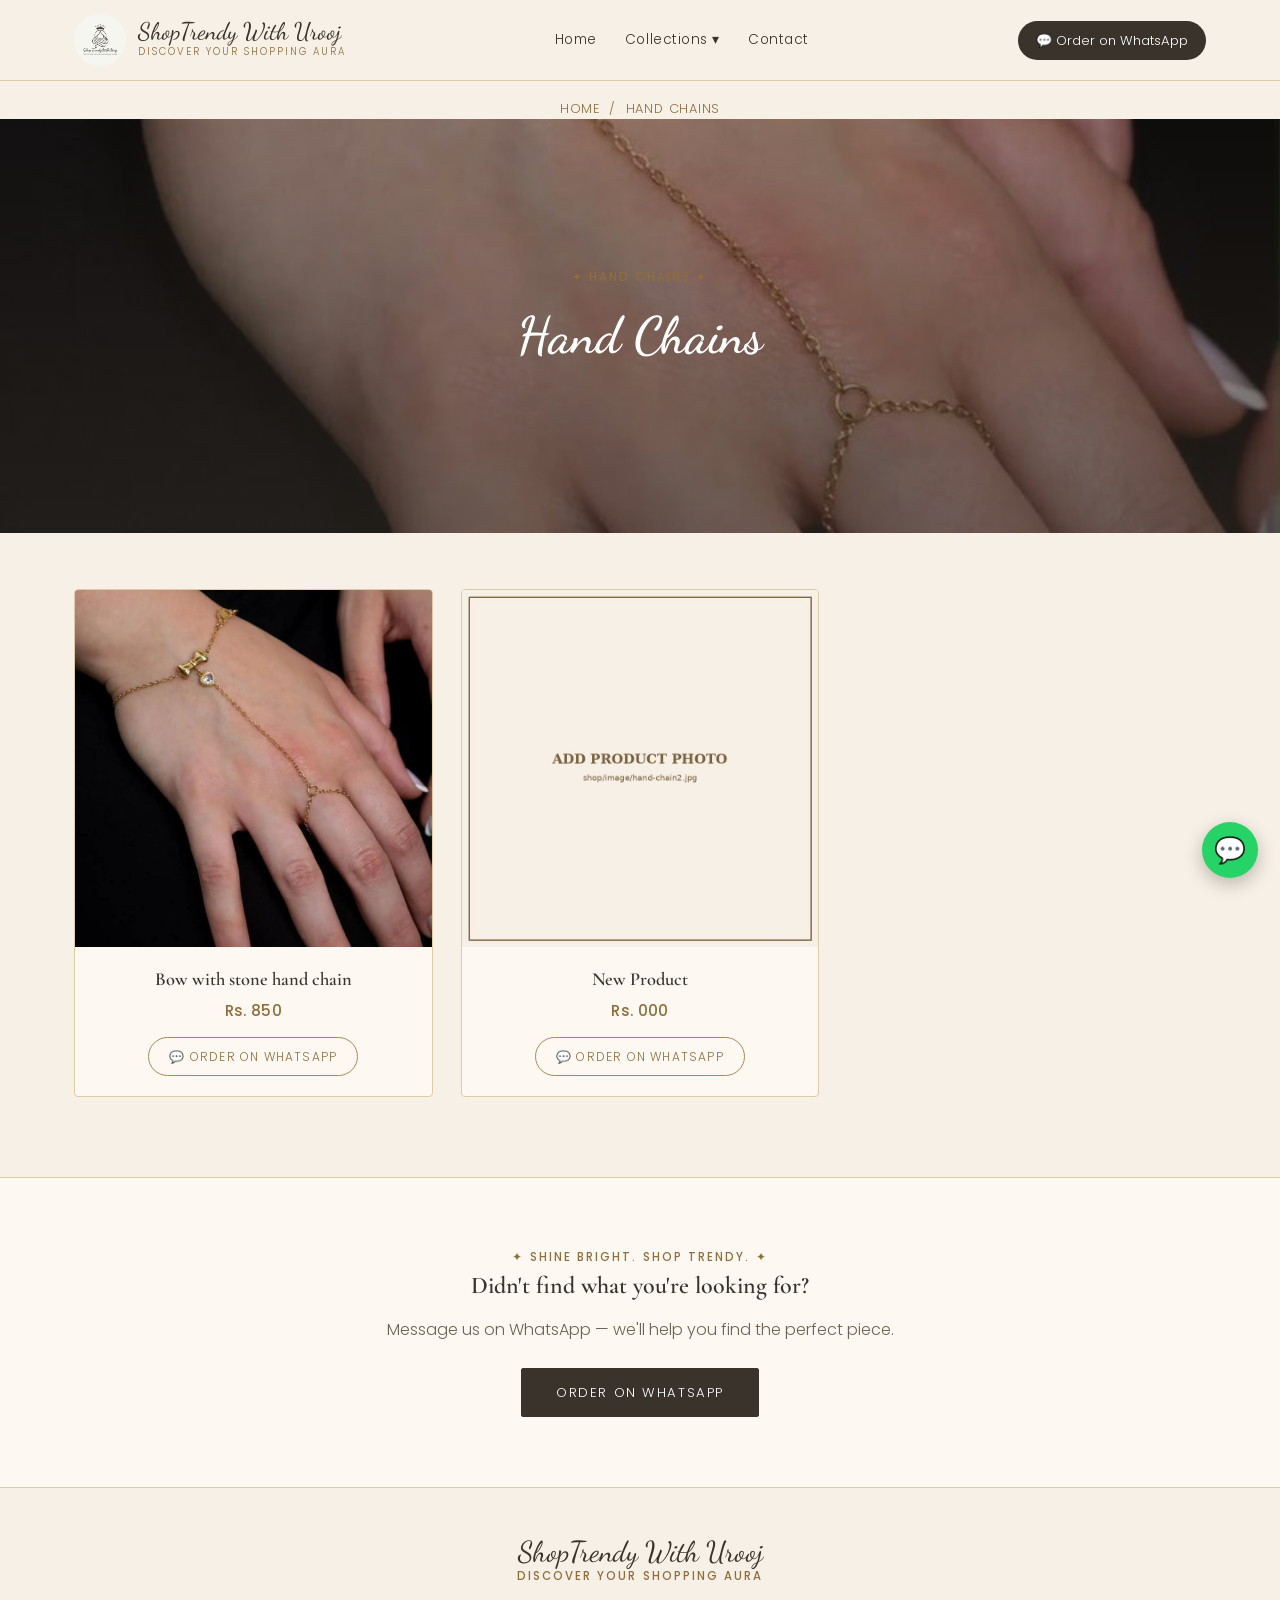
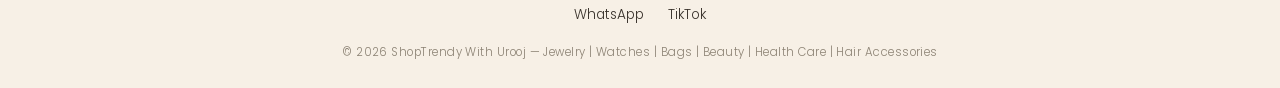
<file: hand-chains.html>
<!DOCTYPE html>
<html lang="en">
<head>
<meta charset="UTF-8">
<meta name="viewport" content="width=device-width, initial-scale=1.0">
<title>Hand Chains — ShopTrendy With Urooj</title>
<meta name="description" content="Hand Chains collection at ShopTrendy With Urooj — order directly on WhatsApp, nationwide delivery across Pakistan.">
<link rel="icon" type="image/jpeg" href="shop/image/logo.jpg">
<link rel="preconnect" href="https://fonts.googleapis.com">
<link href="https://fonts.googleapis.com/css2?family=Cormorant+Garamond:ital,wght@0,400;0,500;0,600;1,500&family=Dancing+Script:wght@600;700&family=Poppins:wght@300;400;500;600&display=swap" rel="stylesheet">
<link rel="stylesheet" href="shop/style.css">
</head>
<body>

<header>
  <div class="nav">
    <a href="index.html" class="brand">
      <img src="shop/image/logo.jpg" alt="ShopTrendy With Urooj logo">
      <span>
        <div class="brand-name">ShopTrendy With Urooj</div>
        <div class="brand-tag">Discover Your Shopping Aura</div>
      </span>
    </a>
    <nav class="links">
      <a href="index.html">Home</a>
      <div class="nav-dropdown">
        <a href="index.html#collection">Collections ▾</a>
        <div class="nav-dropdown-menu">
          <a href="necklace.html">Necklace</a>
          <a href="rings.html">Rings</a>
          <a href="earrings.html">Earrings</a>
          <a href="handcuffs.html">Handcuffs</a>
          <a href="bracelets.html">Bracelets</a>
          <a href="hand-chains.html">Hand Chains</a>
          <a href="combo-set.html">Complete Combo Set</a>
          <a href="beauty-spot.html">Beauty Spot</a>
          <a href="health-care.html">Health Care</a>
          <a href="watches.html">Watches</a>
          <a href="bags.html">Ladies Bags</a>
          <a href="hair-accessories.html">Hair Accessories</a>
        </div>
      </div>
      <a href="index.html#connect">Contact</a>
    </nav>
    <a class="whatsapp-pill" href="https://wa.me/923288111460?text=Hi%20ShopTrendy%20With%20Urooj%2C%20I%27d%20like%20to%20order" target="_blank" rel="noopener">💬 Order on WhatsApp</a>
  </div>
</header>

<div class="breadcrumb"><a href="index.html">Home</a> &nbsp;/&nbsp; Hand Chains</div>

<section class="page-hero">
  <img src="shop/image/hand-chain1.jpeg" alt="Hand Chains">
  <div class="page-hero-content">
    <div class="label">✦ Hand Chains ✦</div>
    <h1 class="script">Hand Chains</h1>
  </div>
</section>

<section class="section" style="padding-top:56px;">
  <div class="wrap">
    <div class="prod-grid">
      <div class="prod-card reveal">
        <div class="img-wrap"><img src="shop/image/hand-chain1.jpeg" alt="Bow with stone hand chain"></div>
        <div class="prod-info">
          <h3> Bow with stone hand chain</h3>
          <div class="prod-price"><span class="new">Rs. 850</span></div>
          <a class="order-btn" href="https://wa.me/923288111460?text=Hi%2C%20I%27d%20like%20to%20order%20this%20product" target="_blank">💬 Order on WhatsApp</a>
        </div>
      </div>
      <div class="prod-card reveal">
        <div class="img-wrap"><img src="shop/image/hand-chain2.jpg" alt="New Product"></div>
        <div class="prod-info">
          <h3>New Product</h3>
          <div class="prod-price"><span class="new">Rs. 000</span></div>
          <a class="order-btn" href="https://wa.me/923288111460?text=Hi%2C%20I%27d%20like%20to%20order%20this%20product" target="_blank">💬 Order on WhatsApp</a>
        </div>
      </div>
    </div>
  </div>
</section>

<div class="cta">
  <div class="label">✦ Shine Bright. Shop Trendy. ✦</div>
  <h2>Didn't find what you're looking for?</h2>
  <p>Message us on WhatsApp — we'll help you find the perfect piece.</p>
  <a class="btn" style="background:var(--charcoal);border-color:var(--charcoal);" href="https://wa.me/923288111460?text=Hi%20ShopTrendy%20With%20Urooj%2C%20I%27d%20like%20to%20order" target="_blank">Order on WhatsApp</a>
</div>

<footer>
  <div class="wrap">
    <div class="brand-name script">ShopTrendy With Urooj</div>
    <div class="label">Discover Your Shopping Aura</div>
    <div class="footer-links">
      <a href="https://wa.me/923288111460" target="_blank">WhatsApp</a>
      <a href="#" target="_blank">TikTok</a>
    </div>
    <div class="footer-copy">© 2026 ShopTrendy With Urooj — Jewelry | Watches | Bags | Beauty | Health Care | Hair Accessories</div>
  </div>
</footer>

<a class="float-wa" href="https://wa.me/923288111460?text=Hi%20ShopTrendy%20With%20Urooj%2C%20I%27d%20like%20to%20order" target="_blank" rel="noopener" aria-label="Order on WhatsApp">💬</a>

<script>
  const header = document.querySelector('header');
  window.addEventListener('scroll', () => {
    header.classList.toggle('scrolled', window.scrollY > 10);
  });
  const revealEls = document.querySelectorAll('.reveal');
  if ('IntersectionObserver' in window) {
    const io = new IntersectionObserver((entries) => {
      entries.forEach(entry => {
        if (entry.isIntersecting) {
          entry.target.classList.add('is-visible');
          io.unobserve(entry.target);
        }
      });
    }, { threshold: 0.15 });
    revealEls.forEach(el => io.observe(el));
  } else {
    revealEls.forEach(el => el.classList.add('is-visible'));
  }
</script>
</body>
</html>
</file>
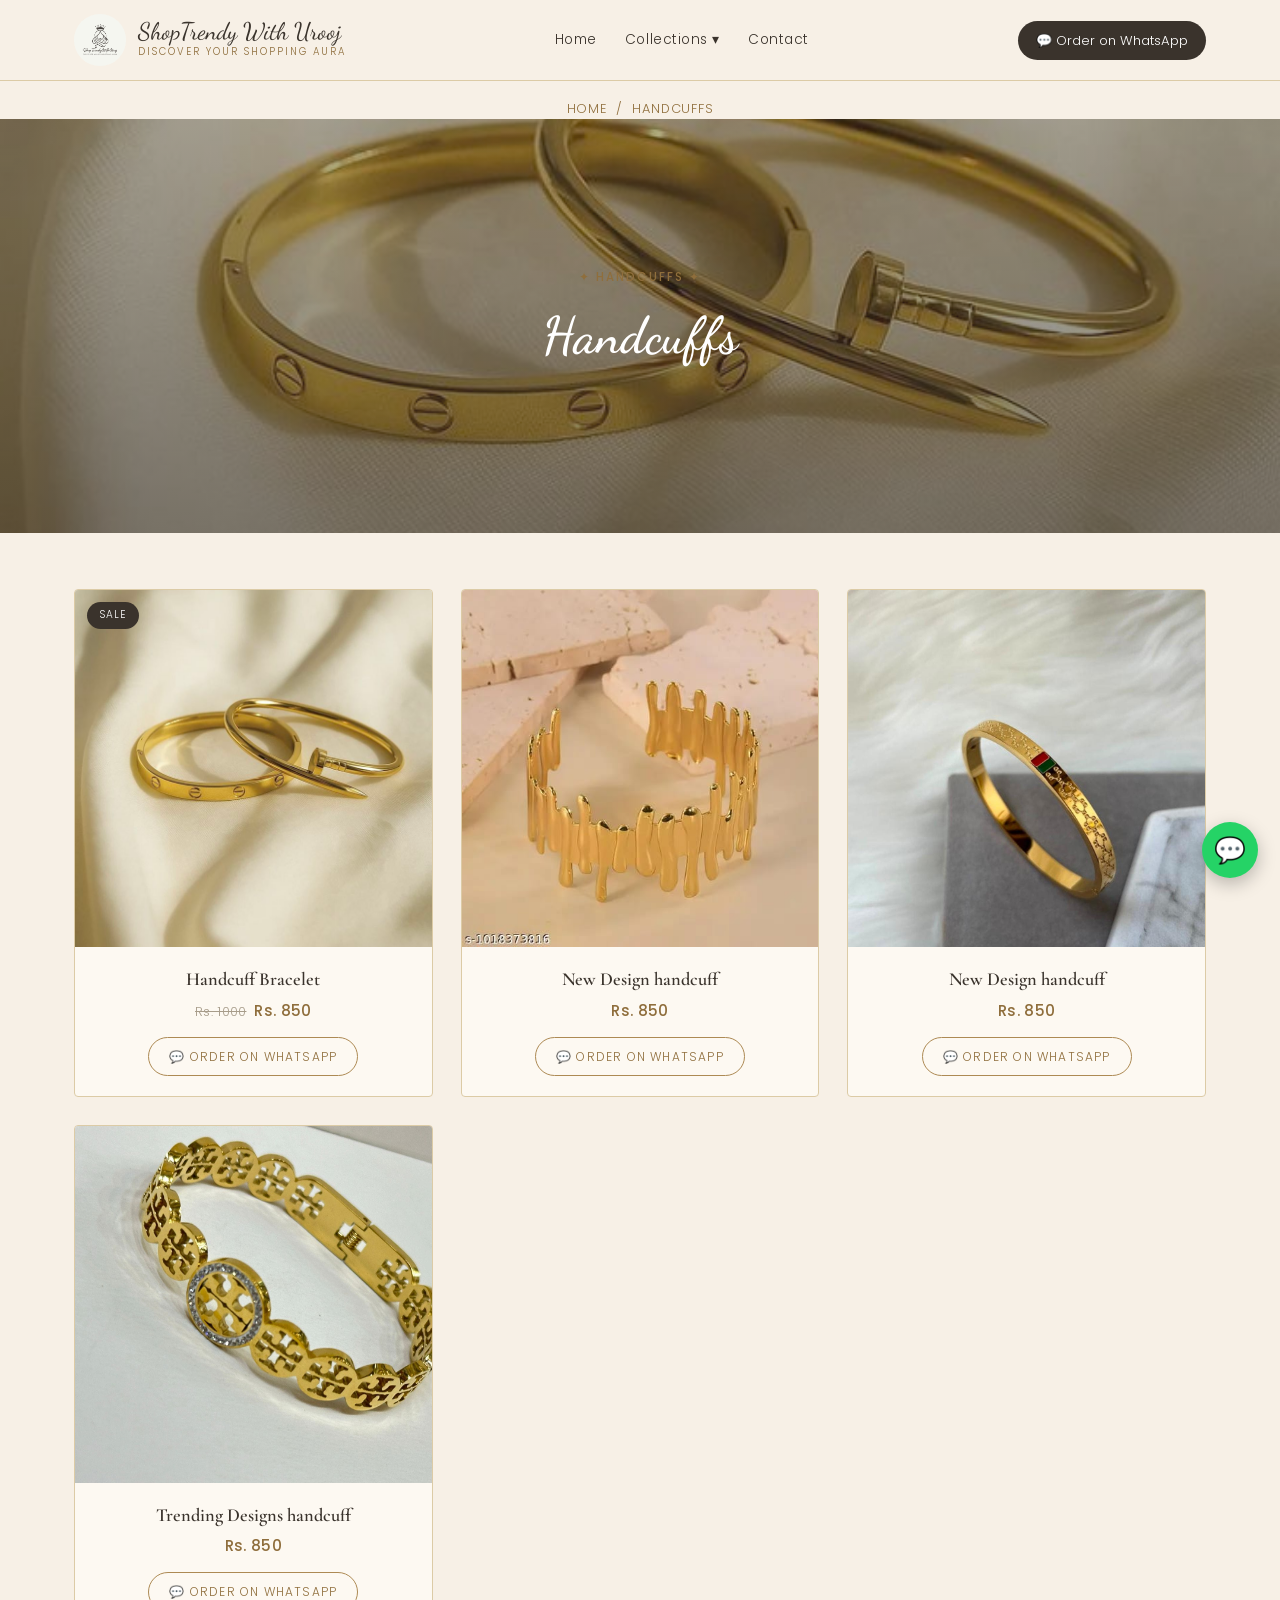
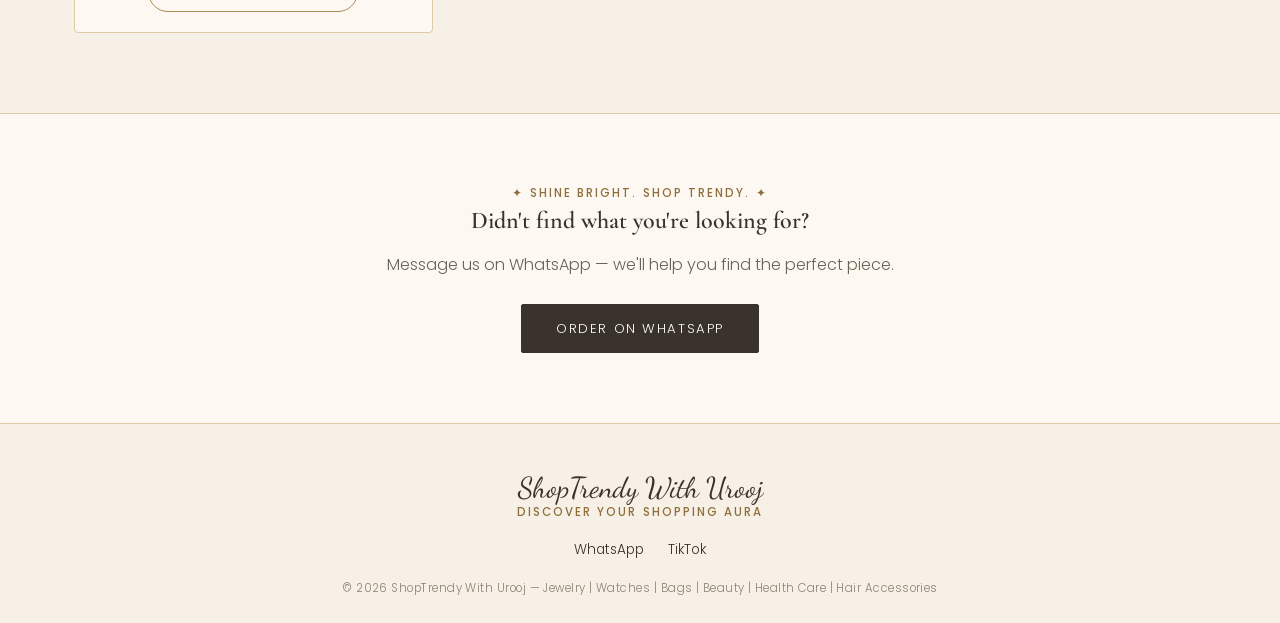
<file: handcuffs.html>
<!DOCTYPE html>
<html lang="en">
<head>
<meta charset="UTF-8">
<meta name="viewport" content="width=device-width, initial-scale=1.0">
<title>Handcuffs — ShopTrendy With Urooj</title>
<meta name="description" content="Handcuffs collection at ShopTrendy With Urooj — order directly on WhatsApp, nationwide delivery across Pakistan.">
<link rel="icon" type="image/jpeg" href="shop/image/logo.jpg">
<link rel="preconnect" href="https://fonts.googleapis.com">
<link href="https://fonts.googleapis.com/css2?family=Cormorant+Garamond:ital,wght@0,400;0,500;0,600;1,500&family=Dancing+Script:wght@600;700&family=Poppins:wght@300;400;500;600&display=swap" rel="stylesheet">
<link rel="stylesheet" href="shop/style.css">
</head>
<body>

<header>
  <div class="nav">
    <a href="index.html" class="brand">
      <img src="shop/image/logo.jpg" alt="ShopTrendy With Urooj logo">
      <span>
        <div class="brand-name">ShopTrendy With Urooj</div>
        <div class="brand-tag">Discover Your Shopping Aura</div>
      </span>
    </a>
    <nav class="links">
      <a href="index.html">Home</a>
      <div class="nav-dropdown">
        <a href="index.html#collection">Collections ▾</a>
        <div class="nav-dropdown-menu">
          <a href="necklace.html">Necklace</a>
          <a href="rings.html">Rings</a>
          <a href="earrings.html">Earrings</a>
          <a href="handcuffs.html">Handcuffs</a>
          <a href="bracelets.html">Bracelets</a>
          <a href="hand-chains.html">Hand Chains</a>
          <a href="combo-set.html">Complete Combo Set</a>
          <a href="beauty-spot.html">Beauty Spot</a>
          <a href="health-care.html">Health Care</a>
          <a href="watches.html">Watches</a>
          <a href="bags.html">Ladies Bags</a>
          <a href="hair-accessories.html">Hair Accessories</a>
        </div>
      </div>
      <a href="index.html#connect">Contact</a>
    </nav>
    <a class="whatsapp-pill" href="https://wa.me/923288111460?text=Hi%20ShopTrendy%20With%20Urooj%2C%20I%27d%20like%20to%20order" target="_blank" rel="noopener">💬 Order on WhatsApp</a>
  </div>
</header>

<div class="breadcrumb"><a href="index.html">Home</a> &nbsp;/&nbsp; Handcuffs</div>

<section class="page-hero">
  <img src="shop/image/handcuff-bracelet1.jpeg" alt="Handcuffs">
  <div class="page-hero-content">
    <div class="label">✦ Handcuffs ✦</div>
    <h1 class="script">Handcuffs</h1>
  </div>
</section>

<section class="section" style="padding-top:56px;">
  <div class="wrap">
    <div class="prod-grid">
      <div class="prod-card reveal">
        <div class="img-wrap"><span class="sale-badge">Sale</span><img src="shop/image/handcuff-bracelet1.jpeg" alt="Handcuff Bracelet"></div>
        <div class="prod-info">
          <h3>Handcuff Bracelet</h3>
          <div class="prod-price"><span class="old">Rs. 1000</span><span class="new">Rs. 850</span></div>
          <a class="order-btn" href="https://wa.me/923288111460?text=Hi%2C%20I%27d%20like%20to%20order%20the%20Handcuff%20Bracelet" target="_blank">💬 Order on WhatsApp</a>
        </div>
      </div>
      <div class="prod-card reveal">
        <div class="img-wrap"><img src="shop/image/handcuff-bracelet2.jpeg" alt="New Design handcuff"></div>
        <div class="prod-info">
          <h3>New Design handcuff</h3>
          <div class="prod-price"><span class="new">Rs. 850</span></div>
          <a class="order-btn" href="https://wa.me/923288111460?text=Hi%2C%20I%27d%20like%20to%20order%20this%20product" target="_blank">💬 Order on WhatsApp</a>
        </div>
      </div>
       <div class="prod-card reveal">
        <div class="img-wrap"><img src="shop/image/handcuff-bracelet3.jpeg" alt="New Design handcuff"></div>
        <div class="prod-info">
          <h3>New Design handcuff</h3>
          <div class="prod-price"><span class="new">Rs. 850</span></div>
          <a class="order-btn" href="https://wa.me/923288111460?text=Hi%2C%20I%27d%20like%20to%20order%20this%20product" target="_blank">💬 Order on WhatsApp</a>
        </div>
      </div>
       <div class="prod-card reveal">
        <div class="img-wrap"><img src="shop/image/handcuff-bracelet4.jpeg" alt="Trending Designs handcuff"></div>
        <div class="prod-info">
          <h3>Trending Designs handcuff</h3>
          <div class="prod-price"><span class="new">Rs. 850</span></div>
          <a class="order-btn" href="https://wa.me/923288111460?text=Hi%2C%20I%27d%20like%20to%20order%20this%20product" target="_blank">💬 Order on WhatsApp</a>
        </div>
      </div>
    </div>
  </div>
</section>

<div class="cta">
  <div class="label">✦ Shine Bright. Shop Trendy. ✦</div>
  <h2>Didn't find what you're looking for?</h2>
  <p>Message us on WhatsApp — we'll help you find the perfect piece.</p>
  <a class="btn" style="background:var(--charcoal);border-color:var(--charcoal);" href="https://wa.me/923288111460?text=Hi%20ShopTrendy%20With%20Urooj%2C%20I%27d%20like%20to%20order" target="_blank">Order on WhatsApp</a>
</div>

<footer>
  <div class="wrap">
    <div class="brand-name script">ShopTrendy With Urooj</div>
    <div class="label">Discover Your Shopping Aura</div>
    <div class="footer-links">
      <a href="https://wa.me/923288111460" target="_blank">WhatsApp</a>
      <a href="#" target="_blank">TikTok</a>
    </div>
    <div class="footer-copy">© 2026 ShopTrendy With Urooj — Jewelry | Watches | Bags | Beauty | Health Care | Hair Accessories</div>
  </div>
</footer>

<a class="float-wa" href="https://wa.me/923288111460?text=Hi%20ShopTrendy%20With%20Urooj%2C%20I%27d%20like%20to%20order" target="_blank" rel="noopener" aria-label="Order on WhatsApp">💬</a>

<script>
  const header = document.querySelector('header');
  window.addEventListener('scroll', () => {
    header.classList.toggle('scrolled', window.scrollY > 10);
  });
  const revealEls = document.querySelectorAll('.reveal');
  if ('IntersectionObserver' in window) {
    const io = new IntersectionObserver((entries) => {
      entries.forEach(entry => {
        if (entry.isIntersecting) {
          entry.target.classList.add('is-visible');
          io.unobserve(entry.target);
        }
      });
    }, { threshold: 0.15 });
    revealEls.forEach(el => io.observe(el));
  } else {
    revealEls.forEach(el => el.classList.add('is-visible'));
  }
</script>
</body>
</html>
</file>
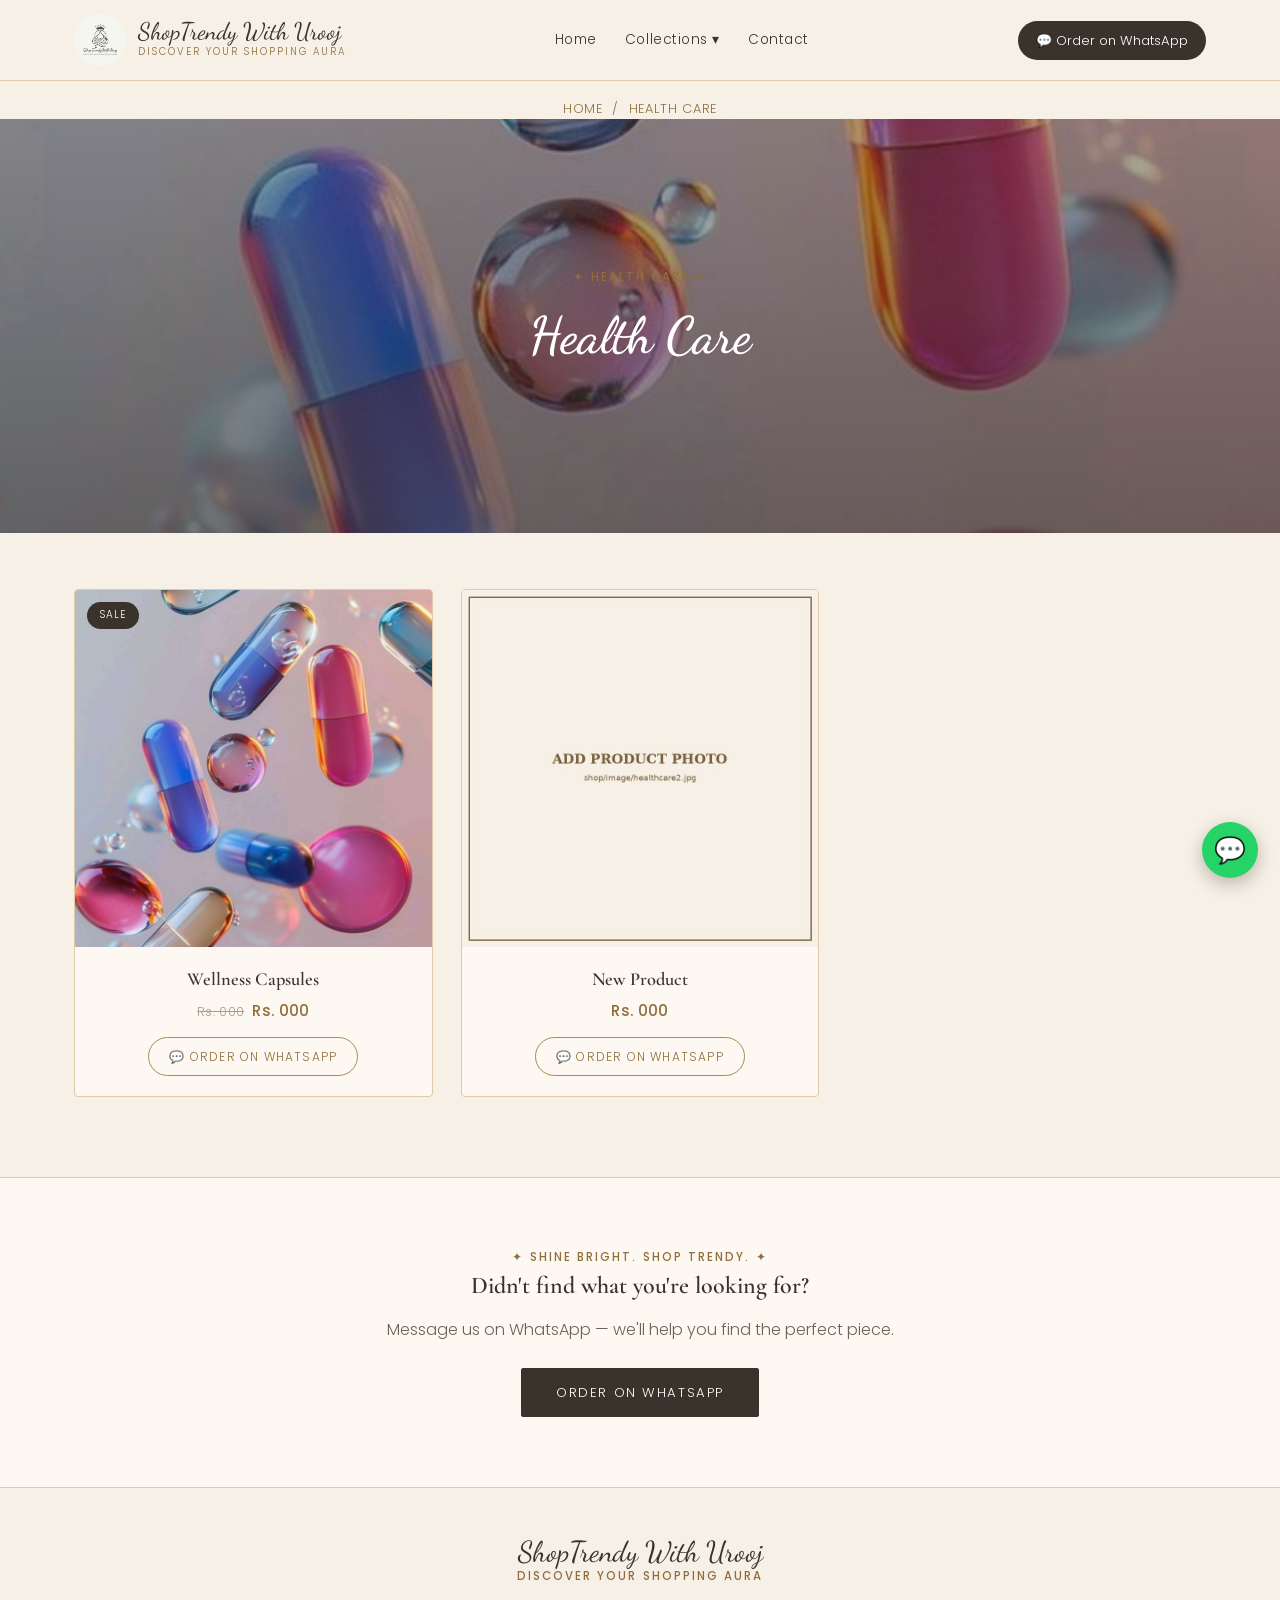
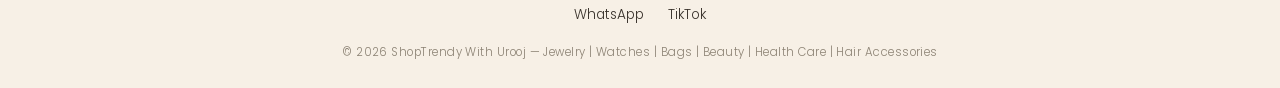
<file: health-care.html>
<!DOCTYPE html>
<html lang="en">
<head>
<meta charset="UTF-8">
<meta name="viewport" content="width=device-width, initial-scale=1.0">
<title>Health Care — ShopTrendy With Urooj</title>
<meta name="description" content="Health Care collection at ShopTrendy With Urooj — order directly on WhatsApp, nationwide delivery across Pakistan.">
<link rel="icon" type="image/jpeg" href="shop/image/logo.jpg">
<link rel="preconnect" href="https://fonts.googleapis.com">
<link href="https://fonts.googleapis.com/css2?family=Cormorant+Garamond:ital,wght@0,400;0,500;0,600;1,500&family=Dancing+Script:wght@600;700&family=Poppins:wght@300;400;500;600&display=swap" rel="stylesheet">
<link rel="stylesheet" href="shop/style.css">
</head>
<body>

<header>
  <div class="nav">
    <a href="index.html" class="brand">
      <img src="shop/image/logo.jpg" alt="ShopTrendy With Urooj logo">
      <span>
        <div class="brand-name">ShopTrendy With Urooj</div>
        <div class="brand-tag">Discover Your Shopping Aura</div>
      </span>
    </a>
    <nav class="links">
      <a href="index.html">Home</a>
      <div class="nav-dropdown">
        <a href="index.html#collection">Collections ▾</a>
        <div class="nav-dropdown-menu">
          <a href="necklace.html">Necklace</a>
          <a href="rings.html">Rings</a>
          <a href="earrings.html">Earrings</a>
          <a href="handcuffs.html">Handcuffs</a>
          <a href="bracelets.html">Bracelets</a>
          <a href="hand-chains.html">Hand Chains</a>
          <a href="combo-set.html">Complete Combo Set</a>
          <a href="beauty-spot.html">Beauty Spot</a>
          <a href="health-care.html">Health Care</a>
          <a href="watches.html">Watches</a>
          <a href="bags.html">Ladies Bags</a>
          <a href="hair-accessories.html">Hair Accessories</a>
        </div>
      </div>
      <a href="index.html#connect">Contact</a>
    </nav>
    <a class="whatsapp-pill" href="https://wa.me/923288111460?text=Hi%20ShopTrendy%20With%20Urooj%2C%20I%27d%20like%20to%20order" target="_blank" rel="noopener">💬 Order on WhatsApp</a>
  </div>
</header>

<div class="breadcrumb"><a href="index.html">Home</a> &nbsp;/&nbsp; Health Care</div>

<section class="page-hero">
  <img src="shop/image/healthcare1.jpg" alt="Health Care">
  <div class="page-hero-content">
    <div class="label">✦ Health Care ✦</div>
    <h1 class="script">Health Care</h1>
  </div>
</section>

<section class="section" style="padding-top:56px;">
  <div class="wrap">
    <div class="prod-grid">
      <div class="prod-card reveal">
        <div class="img-wrap"><span class="sale-badge">Sale</span><img src="shop/image/healthcare1.jpg" alt="Wellness Capsules"></div>
        <div class="prod-info">
          <h3>Wellness Capsules</h3>
          <div class="prod-price"><span class="old">Rs. 000</span><span class="new">Rs. 000</span></div>
          <a class="order-btn" href="https://wa.me/923288111460?text=Hi%2C%20I%27d%20like%20to%20order%20the%20Wellness%20Capsules" target="_blank">💬 Order on WhatsApp</a>
        </div>
      </div>
      <div class="prod-card reveal">
        <div class="img-wrap"><img src="shop/image/healthcare2.jpg" alt="New Product"></div>
        <div class="prod-info">
          <h3>New Product</h3>
          <div class="prod-price"><span class="new">Rs. 000</span></div>
          <a class="order-btn" href="https://wa.me/923288111460?text=Hi%2C%20I%27d%20like%20to%20order%20this%20product" target="_blank">💬 Order on WhatsApp</a>
        </div>
      </div>
    </div>
  </div>
</section>

<div class="cta">
  <div class="label">✦ Shine Bright. Shop Trendy. ✦</div>
  <h2>Didn't find what you're looking for?</h2>
  <p>Message us on WhatsApp — we'll help you find the perfect piece.</p>
  <a class="btn" style="background:var(--charcoal);border-color:var(--charcoal);" href="https://wa.me/923288111460?text=Hi%20ShopTrendy%20With%20Urooj%2C%20I%27d%20like%20to%20order" target="_blank">Order on WhatsApp</a>
</div>

<footer>
  <div class="wrap">
    <div class="brand-name script">ShopTrendy With Urooj</div>
    <div class="label">Discover Your Shopping Aura</div>
    <div class="footer-links">
      <a href="https://wa.me/923288111460" target="_blank">WhatsApp</a>
      <a href="#" target="_blank">TikTok</a>
    </div>
    <div class="footer-copy">© 2026 ShopTrendy With Urooj — Jewelry | Watches | Bags | Beauty | Health Care | Hair Accessories</div>
  </div>
</footer>

<a class="float-wa" href="https://wa.me/923288111460?text=Hi%20ShopTrendy%20With%20Urooj%2C%20I%27d%20like%20to%20order" target="_blank" rel="noopener" aria-label="Order on WhatsApp">💬</a>

<script>
  const header = document.querySelector('header');
  window.addEventListener('scroll', () => {
    header.classList.toggle('scrolled', window.scrollY > 10);
  });
  const revealEls = document.querySelectorAll('.reveal');
  if ('IntersectionObserver' in window) {
    const io = new IntersectionObserver((entries) => {
      entries.forEach(entry => {
        if (entry.isIntersecting) {
          entry.target.classList.add('is-visible');
          io.unobserve(entry.target);
        }
      });
    }, { threshold: 0.15 });
    revealEls.forEach(el => io.observe(el));
  } else {
    revealEls.forEach(el => el.classList.add('is-visible'));
  }
</script>
</body>
</html>
</file>
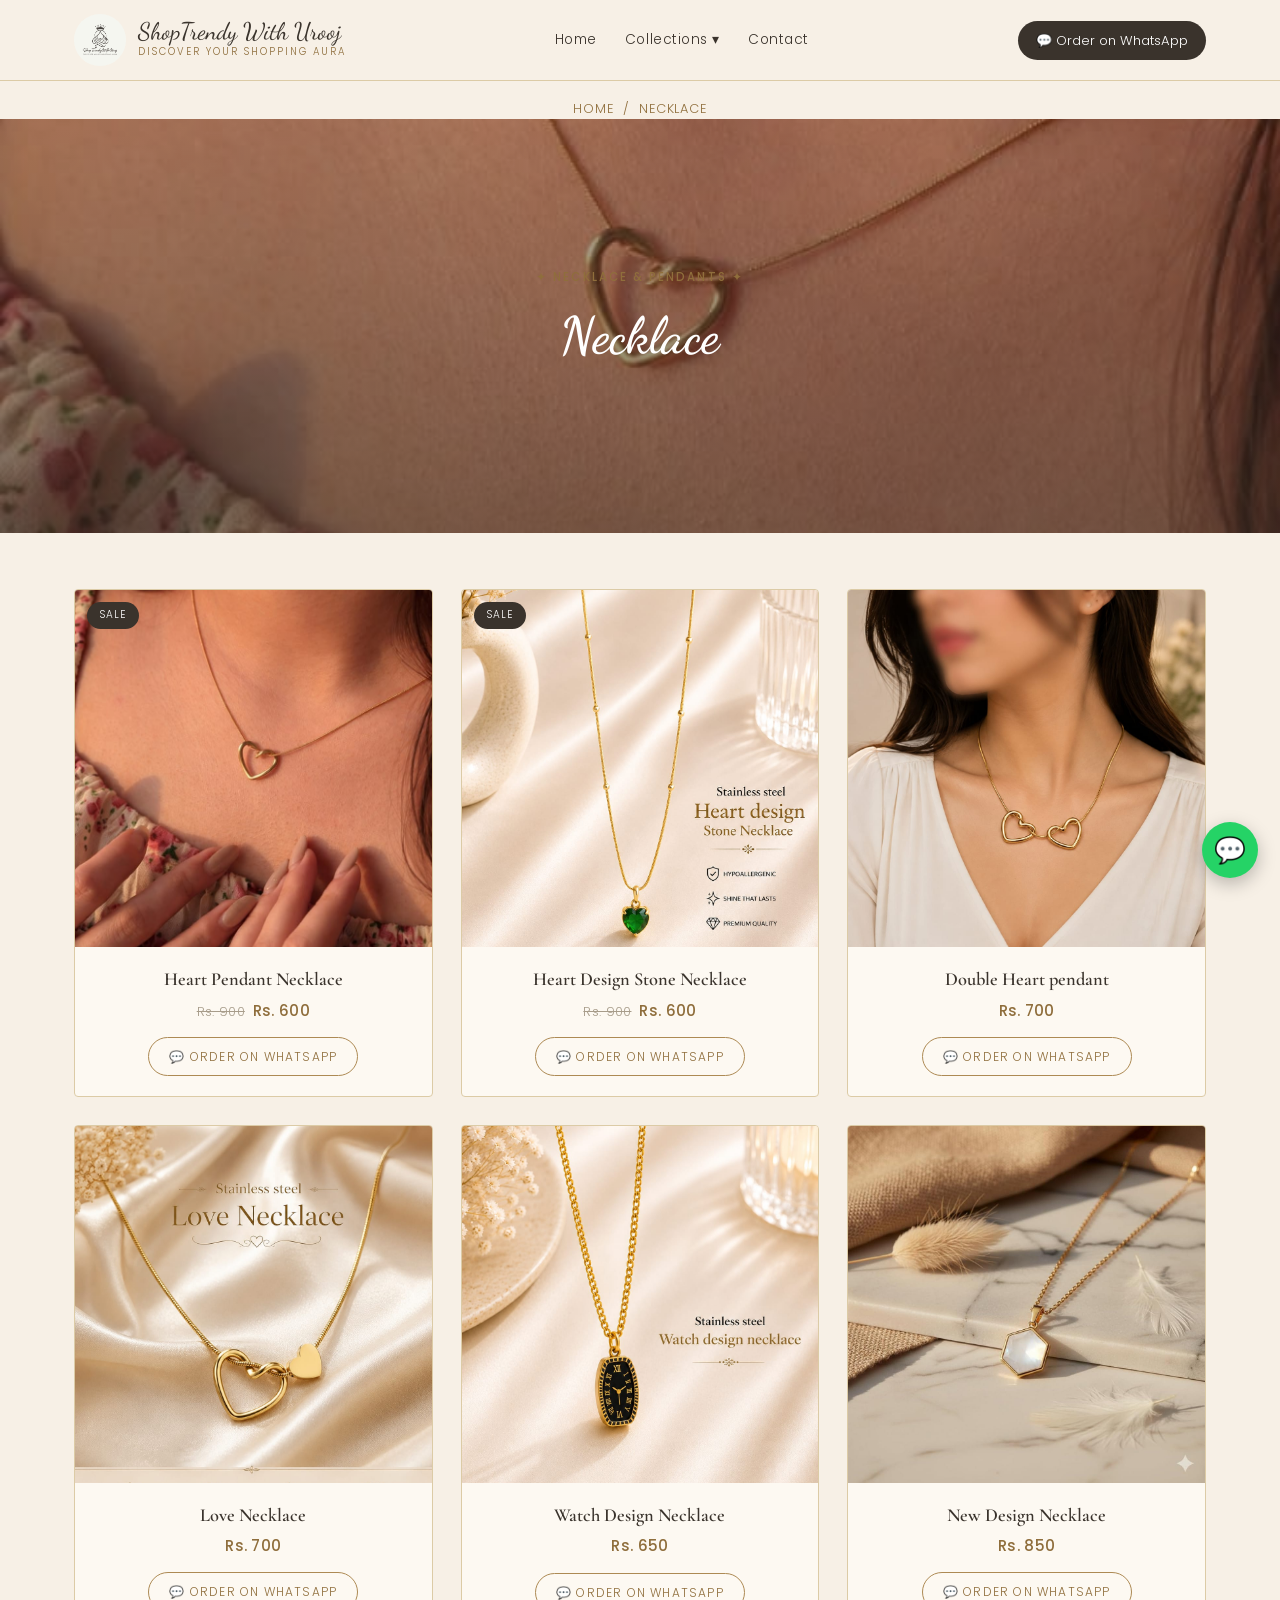
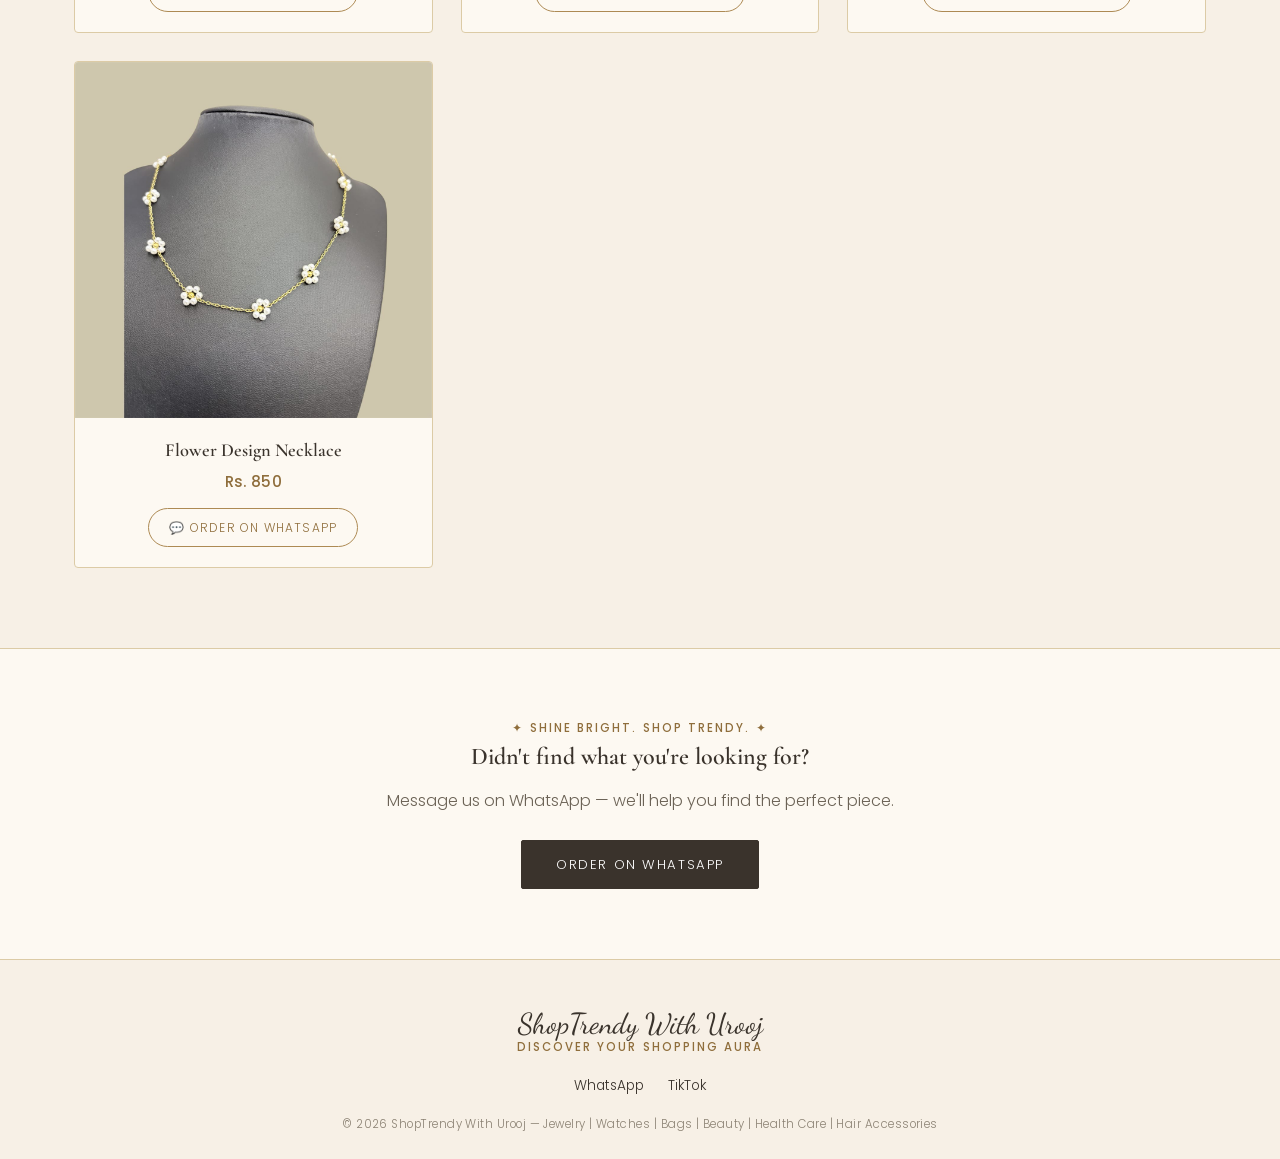
<file: necklace.html>
<!DOCTYPE html>
<html lang="en">
<head>
<meta charset="UTF-8">
<meta name="viewport" content="width=device-width, initial-scale=1.0">
<title>Necklace — ShopTrendy With Urooj</title>
<meta name="description" content="Necklace collection at ShopTrendy With Urooj — order directly on WhatsApp, nationwide delivery across Pakistan.">
<link rel="icon" type="image/jpeg" href="shop/image/logo.jpg">
<link rel="preconnect" href="https://fonts.googleapis.com">
<link href="https://fonts.googleapis.com/css2?family=Cormorant+Garamond:ital,wght@0,400;0,500;0,600;1,500&family=Dancing+Script:wght@600;700&family=Poppins:wght@300;400;500;600&display=swap" rel="stylesheet">
<link rel="stylesheet" href="shop/style.css">
</head>
<body>

<header>
  <div class="nav">
    <a href="index.html" class="brand">
      <img src="shop/image/logo.jpg" alt="ShopTrendy With Urooj logo">
      <span>
        <div class="brand-name">ShopTrendy With Urooj</div>
        <div class="brand-tag">Discover Your Shopping Aura</div>
      </span>
    </a>
    <nav class="links">
      <a href="index.html">Home</a>
      <div class="nav-dropdown">
        <a href="index.html#collection">Collections ▾</a>
        <div class="nav-dropdown-menu">
          <a href="necklace.html">Necklace</a>
          <a href="rings.html">Rings</a>
          <a href="earrings.html">Earrings</a>
          <a href="handcuffs.html">Handcuffs</a>
          <a href="bracelets.html">Bracelets</a>
          <a href="hand-chains.html">Hand Chains</a>
          <a href="combo-set.html">Complete Combo Set</a>
          <a href="beauty-spot.html">Beauty Spot</a>
          <a href="health-care.html">Health Care</a>
          <a href="watches.html">Watches</a>
          <a href="bags.html">Ladies Bags</a>
          <a href="hair-accessories.html">Hair Accessories</a>
        </div>
      </div>
      <a href="index.html#connect">Contact</a>
    </nav>
    <a class="whatsapp-pill" href="https://wa.me/923288111460?text=Hi%20ShopTrendy%20With%20Urooj%2C%20I%27d%20like%20to%20order" target="_blank" rel="noopener">💬 Order on WhatsApp</a>
  </div>
</header>

<div class="breadcrumb"><a href="index.html">Home</a> &nbsp;/&nbsp; Necklace</div>

<section class="page-hero">
  <img src="shop/image/necklace1.jpeg" alt="Necklace">
  <div class="page-hero-content">
    <div class="label">✦ Necklace & Pendants ✦</div>
    <h1 class="script">Necklace</h1>
  </div>
</section>

<section class="section" style="padding-top:56px;">
  <div class="wrap">
    <div class="prod-grid">
      <div class="prod-card reveal">
        <div class="img-wrap"><span class="sale-badge">Sale</span><img src="shop/image/necklace1.jpeg" alt="Heart Pendant Necklace"></div>
        <div class="prod-info">
          <h3>Heart Pendant Necklace</h3>
          <div class="prod-price"><span class="old">Rs. 900</span><span class="new">Rs. 600</span></div>
          <a class="order-btn" href="https://wa.me/923288111460?text=Hi%2C%20I%27d%20like%20to%20order%20the%20Heart%20Pendant%20Necklace" target="_blank">💬 Order on WhatsApp</a>
        </div>
      </div>
      <div class="prod-card reveal">
        <div class="img-wrap"><span class="sale-badge">Sale</span><img src="shop/image/necklace2.jpeg" alt="Heart Design Stone Necklace"></div>
        <div class="prod-info">
          <h3>Heart Design Stone Necklace</h3>
          <div class="prod-price"><span class="old">Rs. 900</span><span class="new">Rs. 600</span></div>
          <a class="order-btn" href="https://wa.me/923288111460?text=Hi%2C%20I%27d%20like%20to%20order%20the%20Chain%20Pendant%20Necklace" target="_blank">💬 Order on WhatsApp</a>
        </div>
      </div>
      <div class="prod-card reveal">
        <div class="img-wrap"><img src="shop/image/necklace3.jpeg" alt="Double Heart pendant"></div>
        <div class="prod-info">
          <h3>Double Heart pendant</h3>
          <div class="prod-price"><span class="new">Rs. 700</span></div>
          <a class="order-btn" href="https://wa.me/923288111460?text=Hi%2C%20I%27d%20like%20to%20order%20this%20product" target="_blank">💬 Order on WhatsApp</a>
        </div>
      </div>
      <div class="prod-card reveal">
        <div class="img-wrap"><img src="shop/image/necklace4.jpeg" alt="Love Necklace"></div>
        <div class="prod-info">
          <h3>Love Necklace</h3>
          <div class="prod-price"><span class="new">Rs. 700</span></div>
          <a class="order-btn" href="https://wa.me/923288111460?text=Hi%2C%20I%27d%20like%20to%20order%20this%20product" target="_blank">💬 Order on WhatsApp</a>
        </div>
      </div>
      <div class="prod-card reveal">
        <div class="img-wrap"><img src="shop/image/necklace5.jpeg" alt="Watch Design Necklace"></div>
        <div class="prod-info">
          <h3>Watch Design Necklace</h3>
          <div class="prod-price"><span class="new">Rs. 650</span></div>
          <a class="order-btn" href="https://wa.me/923288111460?text=Hi%2C%20I%27d%20like%20to%20order%20this%20product" target="_blank">💬 Order on WhatsApp</a>
        </div>
      </div>
      <div class="prod-card reveal">
        <div class="img-wrap"><img src="shop/image/necklace6.jpeg" alt="New Product"></div>
        <div class="prod-info">
          <h3>New Design Necklace</h3>
          <div class="prod-price"><span class="new">Rs. 850</span></div>
          <a class="order-btn" href="https://wa.me/923288111460?text=Hi%2C%20I%27d%20like%20to%20order%20this%20product" target="_blank">💬 Order on WhatsApp</a>
        </div>
      </div>
      <div class="prod-card reveal">
        <div class="img-wrap"><img src="shop/image/necklace7.jpeg" alt="Flower Design Necklace"></div>
        <div class="prod-info">
          <h3>Flower Design Necklace</h3>
          <div class="prod-price"><span class="new">Rs. 850</span></div>
          <a class="order-btn" href="https://wa.me/923288111460?text=Hi%2C%20I%27d%20like%20to%20order%20this%20product" target="_blank">💬 Order on WhatsApp</a>
        </div>
      </div>
    </div>
  </div>
</section>

<div class="cta">
  <div class="label">✦ Shine Bright. Shop Trendy. ✦</div>
  <h2>Didn't find what you're looking for?</h2>
  <p>Message us on WhatsApp — we'll help you find the perfect piece.</p>
  <a class="btn" style="background:var(--charcoal);border-color:var(--charcoal);" href="https://wa.me/923288111460?text=Hi%20ShopTrendy%20With%20Urooj%2C%20I%27d%20like%20to%20order" target="_blank">Order on WhatsApp</a>
</div>

<footer>
  <div class="wrap">
    <div class="brand-name script">ShopTrendy With Urooj</div>
    <div class="label">Discover Your Shopping Aura</div>
    <div class="footer-links">
      <a href="https://wa.me/923288111460" target="_blank">WhatsApp</a>
      <a href="#" target="_blank">TikTok</a>
    </div>
    <div class="footer-copy">© 2026 ShopTrendy With Urooj — Jewelry | Watches | Bags | Beauty | Health Care | Hair Accessories</div>
  </div>
</footer>

<a class="float-wa" href="https://wa.me/923288111460?text=Hi%20ShopTrendy%20With%20Urooj%2C%20I%27d%20like%20to%20order" target="_blank" rel="noopener" aria-label="Order on WhatsApp">💬</a>

<script>
  const header = document.querySelector('header');
  window.addEventListener('scroll', () => {
    header.classList.toggle('scrolled', window.scrollY > 10);
  });
  const revealEls = document.querySelectorAll('.reveal');
  if ('IntersectionObserver' in window) {
    const io = new IntersectionObserver((entries) => {
      entries.forEach(entry => {
        if (entry.isIntersecting) {
          entry.target.classList.add('is-visible');
          io.unobserve(entry.target);
        }
      });
    }, { threshold: 0.15 });
    revealEls.forEach(el => io.observe(el));
  } else {
    revealEls.forEach(el => el.classList.add('is-visible'));
  }
</script>
</body>
</html>
</file>
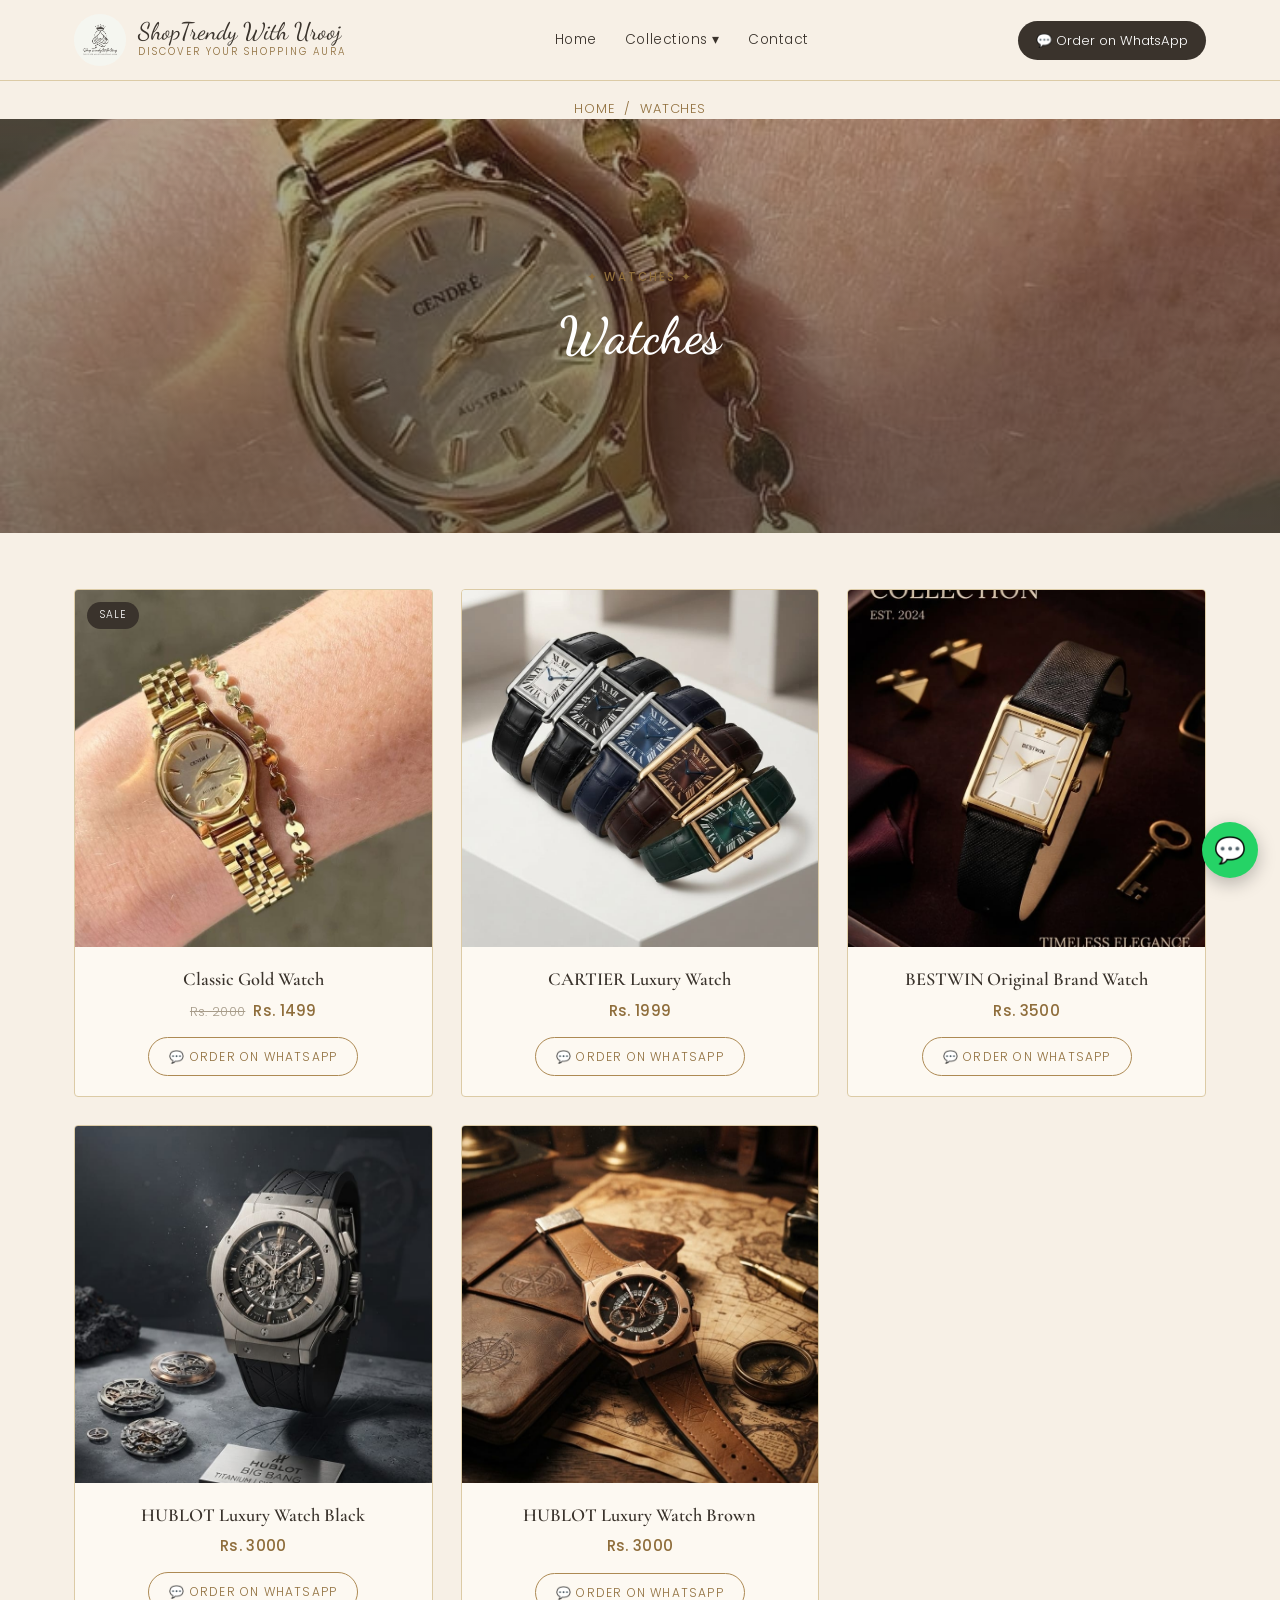
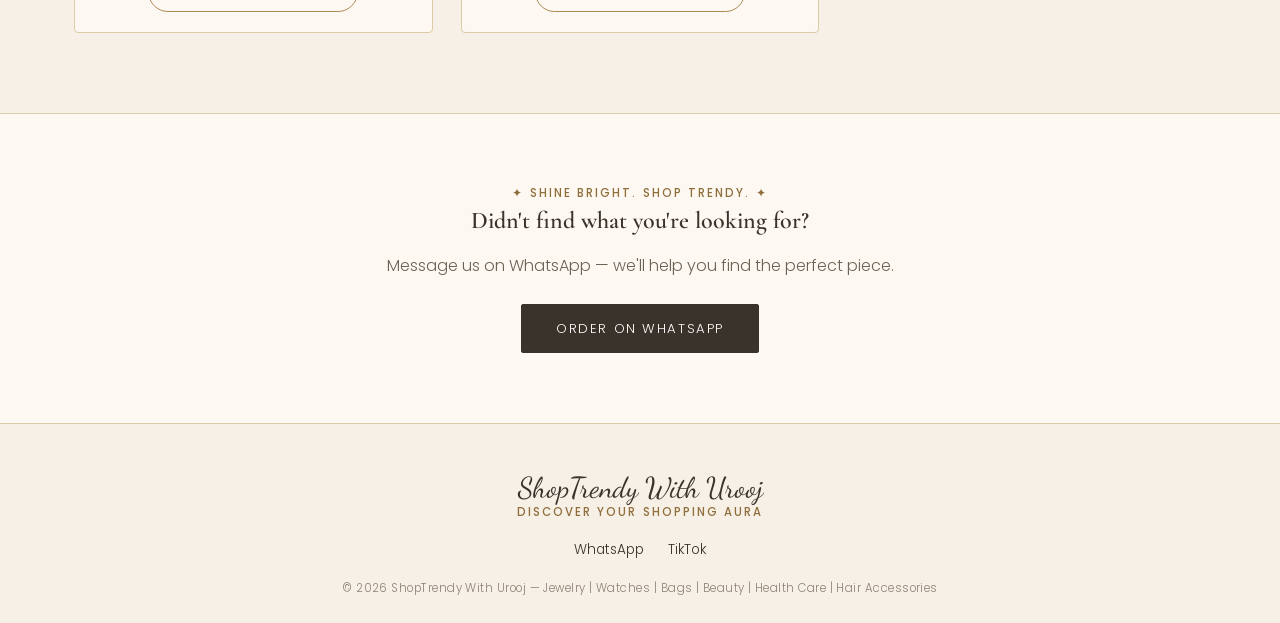
<file: watches.html>
<!DOCTYPE html>
<html lang="en">
<head>
<meta charset="UTF-8">
<meta name="viewport" content="width=device-width, initial-scale=1.0">
<title>Watches — ShopTrendy With Urooj</title>
<meta name="description" content="Watches collection at ShopTrendy With Urooj — order directly on WhatsApp, nationwide delivery across Pakistan.">
<link rel="icon" type="image/jpeg" href="shop/image/logo.jpg">
<link rel="preconnect" href="https://fonts.googleapis.com">
<link href="https://fonts.googleapis.com/css2?family=Cormorant+Garamond:ital,wght@0,400;0,500;0,600;1,500&family=Dancing+Script:wght@600;700&family=Poppins:wght@300;400;500;600&display=swap" rel="stylesheet">
<link rel="stylesheet" href="shop/style.css">
</head>
<body>

<header>
  <div class="nav">
    <a href="index.html" class="brand">
      <img src="shop/image/logo.jpg" alt="ShopTrendy With Urooj logo">
      <span>
        <div class="brand-name">ShopTrendy With Urooj</div>
        <div class="brand-tag">Discover Your Shopping Aura</div>
      </span>
    </a>
    <nav class="links">
      <a href="index.html">Home</a>
      <div class="nav-dropdown">
        <a href="index.html#collection">Collections ▾</a>
        <div class="nav-dropdown-menu">
          <a href="necklace.html">Necklace</a>
          <a href="rings.html">Rings</a>
          <a href="earrings.html">Earrings</a>
          <a href="handcuffs.html">Handcuffs</a>
          <a href="bracelets.html">Bracelets</a>
          <a href="hand-chains.html">Hand Chains</a>
          <a href="combo-set.html">Complete Combo Set</a>
          <a href="beauty-spot.html">Beauty Spot</a>
          <a href="health-care.html">Health Care</a>
          <a href="watches.html">Watches</a>
          <a href="bags.html">Ladies Bags</a>
          <a href="hair-accessories.html">Hair Accessories</a>
        </div>
      </div>
      <a href="index.html#connect">Contact</a>
    </nav>
    <a class="whatsapp-pill" href="https://wa.me/923288111460?text=Hi%20ShopTrendy%20With%20Urooj%2C%20I%27d%20like%20to%20order" target="_blank" rel="noopener">💬 Order on WhatsApp</a>
  </div>
</header>

<div class="breadcrumb"><a href="index.html">Home</a> &nbsp;/&nbsp; Watches</div>

<section class="page-hero">
  <img src="shop/image/watch1.jpg" alt="Watches">
  <div class="page-hero-content">
    <div class="label">✦ Watches ✦</div>
    <h1 class="script">Watches</h1>
  </div>
</section>

<section class="section" style="padding-top:56px;">
  <div class="wrap">
    <div class="prod-grid">
      <div class="prod-card reveal">
        <div class="img-wrap"><span class="sale-badge">Sale</span><img src="shop/image/watch1.jpg" alt="Classic Gold Watch"></div>
        <div class="prod-info">
          <h3>Classic Gold Watch</h3>
          <div class="prod-price"><span class="old">Rs. 2000</span><span class="new">Rs. 1499</span></div>
          <a class="order-btn" href="https://wa.me/923288111460?text=Hi%2C%20I%27d%20like%20to%20order%20the%20Classic%20Gold%20Watch" target="_blank">💬 Order on WhatsApp</a>
        </div>
      </div>
      <div class="prod-card reveal">
        <div class="img-wrap"><img src="shop/image/watch2.jpeg" alt="New Product"></div>
        <div class="prod-info">
          <h3>CARTIER Luxury Watch</h3>
          <div class="prod-price"><span class="new">Rs. 1999</span></div>
          <a class="order-btn" href="https://wa.me/923288111460?text=Hi%2C%20I%27d%20like%20to%20order%20this%20product" target="_blank">💬 Order on WhatsApp</a>
        </div>
      </div>
      <div class="prod-card reveal">
        <div class="img-wrap"><img src="shop/image/watch3.jpeg" alt="New Product"></div>
        <div class="prod-info">
          <h3>BESTWIN Original Brand Watch</h3>
          <div class="prod-price"><span class="new">Rs. 3500</span></div>
          <a class="order-btn" href="https://wa.me/923288111460?text=Hi%2C%20I%27d%20like%20to%20order%20this%20product" target="_blank">💬 Order on WhatsApp</a>
        </div>
      </div>
      <div class="prod-card reveal">
        <div class="img-wrap"><img src="shop/image/watch4.jpeg" alt="New Product"></div>
        <div class="prod-info">
          <h3>HUBLOT Luxury Watch Black</h3>
          <div class="prod-price"><span class="new">Rs. 3000</span></div>
          <a class="order-btn" href="https://wa.me/923288111460?text=Hi%2C%20I%27d%20like%20to%20order%20this%20product" target="_blank">💬 Order on WhatsApp</a>
        </div>
      </div>
      <div class="prod-card reveal">
        <div class="img-wrap"><img src="shop/image/watch5.jpeg" alt="New Product"></div>
        <div class="prod-info">
          <h3>HUBLOT Luxury Watch Brown</h3>
          <div class="prod-price"><span class="new">Rs. 3000</span></div>
          <a class="order-btn" href="https://wa.me/923288111460?text=Hi%2C%20I%27d%20like%20to%20order%20this%20product" target="_blank">💬 Order on WhatsApp</a>
        </div>
      </div>
      
    </div>
  </div>
</section>

<div class="cta">
  <div class="label">✦ Shine Bright. Shop Trendy. ✦</div>
  <h2>Didn't find what you're looking for?</h2>
  <p>Message us on WhatsApp — we'll help you find the perfect piece.</p>
  <a class="btn" style="background:var(--charcoal);border-color:var(--charcoal);" href="https://wa.me/923288111460?text=Hi%20ShopTrendy%20With%20Urooj%2C%20I%27d%20like%20to%20order" target="_blank">Order on WhatsApp</a>
</div>

<footer>
  <div class="wrap">
    <div class="brand-name script">ShopTrendy With Urooj</div>
    <div class="label">Discover Your Shopping Aura</div>
    <div class="footer-links">
      <a href="https://wa.me/923288111460" target="_blank">WhatsApp</a>
      <a href="#" target="_blank">TikTok</a>
    </div>
    <div class="footer-copy">© 2026 ShopTrendy With Urooj — Jewelry | Watches | Bags | Beauty | Health Care | Hair Accessories</div>
  </div>
</footer>

<a class="float-wa" href="https://wa.me/923288111460?text=Hi%20ShopTrendy%20With%20Urooj%2C%20I%27d%20like%20to%20order" target="_blank" rel="noopener" aria-label="Order on WhatsApp">💬</a>

<script>
  const header = document.querySelector('header');
  window.addEventListener('scroll', () => {
    header.classList.toggle('scrolled', window.scrollY > 10);
  });
  const revealEls = document.querySelectorAll('.reveal');
  if ('IntersectionObserver' in window) {
    const io = new IntersectionObserver((entries) => {
      entries.forEach(entry => {
        if (entry.isIntersecting) {
          entry.target.classList.add('is-visible');
          io.unobserve(entry.target);
        }
      });
    }, { threshold: 0.15 });
    revealEls.forEach(el => io.observe(el));
  } else {
    revealEls.forEach(el => el.classList.add('is-visible'));
  }
</script>
</body>
</html>
</file>
<file: shop/style.css>
:root{
    --cream:#F7F0E6;
    --card:#FDF9F2;
    --charcoal:#3A332C;
    --gold:#AD8A54;
    --gold-deep:#8F6E3C;
    --gold-line:#DCCBA6;
    --white:#FFFFFF;
  }
  *{margin:0;padding:0;box-sizing:border-box;}
  html{scroll-behavior:smooth;}
  body{background:var(--cream);color:var(--charcoal);font-family:'Poppins',sans-serif;font-weight:300;line-height:1.6;}
  h1,h2,h3{font-family:'Cormorant Garamond',serif;font-weight:600;}
  .script{font-family:'Dancing Script',cursive;}
  .label{text-transform:uppercase;letter-spacing:.18em;font-size:.72rem;color:var(--gold-deep);font-weight:500;}
  .sparkle{color:var(--gold);}
  a{text-decoration:none;color:inherit;}
  img{max-width:100%;display:block;}
  .wrap{max-width:1180px;margin:0 auto;padding:0 24px;}

  .divider{display:flex;align-items:center;justify-content:center;gap:14px;margin:14px 0 34px;color:var(--gold);}
  .divider::before,.divider::after{content:"";width:46px;height:1px;background:var(--gold-line);}

  header{position:sticky;top:0;z-index:50;background:rgba(247,240,230,.92);backdrop-filter:blur(6px);border-bottom:1px solid var(--gold-line);transition:box-shadow .3s;}
  header.scrolled{box-shadow:0 4px 16px rgba(58,51,44,.08);}
  .nav{display:flex;align-items:center;justify-content:space-between;padding:14px 24px;max-width:1180px;margin:0 auto;gap:16px;}
  .brand{display:flex;align-items:center;gap:12px;}
  .brand img{height:52px;width:52px;object-fit:cover;border-radius:50%;}
  .brand-name{font-family:'Dancing Script',cursive;font-size:1.5rem;color:var(--charcoal);line-height:1;}
  .brand-tag{font-size:.62rem;letter-spacing:.2em;text-transform:uppercase;color:var(--gold-deep);}
  nav.links{display:flex;gap:28px;font-size:.85rem;letter-spacing:.04em;}
  nav.links a:hover{color:var(--gold-deep);}
  .whatsapp-pill{display:flex;align-items:center;gap:8px;background:var(--charcoal);color:var(--white);padding:9px 18px;border-radius:30px;font-size:.82rem;white-space:nowrap;}
  .whatsapp-pill:hover{background:var(--gold-deep);}

  .hero{position:relative;height:78vh;min-height:480px;display:flex;align-items:center;justify-content:center;text-align:center;overflow:hidden;}
  .hero img{position:absolute;inset:0;width:100%;height:100%;object-fit:cover;filter:brightness(.92);}
  .hero::after{content:"";position:absolute;inset:0;background:linear-gradient(180deg, rgba(58,51,44,.18), rgba(58,51,44,.5));}
  .hero-content{position:relative;z-index:2;color:var(--white);padding:0 20px;}
  .hero-content .label{color:var(--cream);opacity:.9;}
  .hero-content h1{font-size:clamp(2.4rem,6vw,4.2rem);margin:10px 0;}
  .hero-content p{font-size:1rem;font-weight:300;max-width:520px;margin:0 auto 26px;opacity:.95;}
  .btn{display:inline-block;padding:13px 34px;border-radius:2px;background:var(--gold);color:var(--white);font-size:.82rem;letter-spacing:.12em;text-transform:uppercase;border:1px solid var(--gold);transition:.25s;}
  .btn:hover{background:transparent;color:var(--white);}

  .trust{background:var(--charcoal);color:var(--cream);padding:20px 0;}
  .trust ul{max-width:1180px;margin:0 auto;padding:0 24px;display:flex;flex-wrap:wrap;justify-content:center;gap:34px;list-style:none;font-size:.78rem;letter-spacing:.1em;text-transform:uppercase;}

  .section{padding:80px 0;}
  .section-head{text-align:center;margin-bottom:44px;}
  .section-head h2{font-size:clamp(1.9rem,4vw,2.6rem);}
  .section-head p{max-width:480px;margin:10px auto 0;font-size:.92rem;color:#6b6255;}

  .cat-select-wrap{max-width:420px;margin:0 auto;position:relative;}
  .cat-select{
    width:100%;appearance:none;-webkit-appearance:none;-moz-appearance:none;
    background:var(--card);border:1.5px solid var(--gold);color:var(--charcoal);
    font-family:'Poppins',sans-serif;font-size:.95rem;font-weight:400;
    padding:16px 44px 16px 20px;border-radius:30px;cursor:pointer;
    letter-spacing:.03em;
  }
  .cat-select:focus{outline:none;box-shadow:0 0 0 3px rgba(173,138,84,.25);}
  .cat-select-wrap::after{
    content:"▾";position:absolute;right:20px;top:50%;transform:translateY(-50%);
    color:var(--gold-deep);pointer-events:none;font-size:1rem;
  }

  .nav-dropdown{position:relative;}
  .nav-dropdown > a{cursor:pointer;display:flex;align-items:center;gap:4px;}
  .nav-dropdown-menu{
    display:none;position:absolute;top:calc(100% + 14px);left:50%;transform:translateX(-50%);
    background:var(--card);border:1px solid var(--gold-line);border-radius:8px;
    box-shadow:0 12px 30px rgba(58,51,44,.15);min-width:200px;padding:8px 0;z-index:60;
  }
  .nav-dropdown:hover .nav-dropdown-menu,.nav-dropdown:focus-within .nav-dropdown-menu{display:block;}
  .nav-dropdown-menu a{display:block;padding:9px 20px;font-size:.85rem;white-space:nowrap;}
  .nav-dropdown-menu a:hover{background:var(--cream);color:var(--gold-deep);}

  .prod-grid{display:grid;grid-template-columns:repeat(3,1fr);gap:28px;}
  .prod-card{background:var(--card);border:1px solid var(--gold-line);border-radius:4px;overflow:hidden;transition:box-shadow .3s, transform .3s;}
  .prod-card:hover{box-shadow:0 14px 30px rgba(58,51,44,.12);transform:translateY(-3px);}
  .prod-card .img-wrap{aspect-ratio:1/1;overflow:hidden;background:var(--cream);position:relative;}
  .prod-card img{width:100%;height:100%;object-fit:cover;transition:transform .5s;}
  .prod-card:hover img{transform:scale(1.05);}
  .sale-badge{position:absolute;top:12px;left:12px;background:var(--charcoal);color:var(--white);font-size:.65rem;letter-spacing:.1em;text-transform:uppercase;padding:5px 12px;border-radius:20px;}
  .prod-info{padding:18px 18px 20px;text-align:center;}
  .prod-info h3{font-size:1.15rem;font-weight:600;margin-bottom:4px;}
  .prod-price{font-size:.95rem;margin-bottom:14px;letter-spacing:.02em;}
  .prod-price .old{color:#a79c8a;text-decoration:line-through;font-size:.82rem;margin-right:8px;}
  .prod-price .new{color:var(--gold-deep);font-weight:500;}
  .order-btn{display:inline-flex;align-items:center;gap:7px;border:1px solid var(--gold);color:var(--gold-deep);padding:9px 20px;border-radius:30px;font-size:.75rem;letter-spacing:.1em;text-transform:uppercase;}
  .order-btn:hover{background:var(--gold);color:var(--white);}

  .story{background:var(--white);}
  .story-inner{display:grid;grid-template-columns:1fr 1fr;gap:60px;align-items:center;}
  .story img{border-radius:6px;}
  .story h2{margin-bottom:16px;}
  .story p{color:#6b6255;font-size:.95rem;margin-bottom:14px;}
  .why-list{list-style:none;margin-top:18px;}
  .why-list li{display:flex;align-items:center;gap:10px;font-size:.9rem;padding:6px 0;border-bottom:1px solid var(--gold-line);}
  .why-list li:last-child{border-bottom:none;}

  .info-band{background:var(--charcoal);color:var(--cream);}
  .info-grid{display:grid;grid-template-columns:repeat(3,1fr);gap:40px;text-align:center;}
  .info-grid h4{font-family:'Cormorant Garamond',serif;font-size:1.2rem;color:var(--gold);letter-spacing:.06em;text-transform:uppercase;margin-bottom:14px;}
  .info-grid p, .info-grid a{font-size:.9rem;opacity:.9;display:block;margin-bottom:6px;}

  .cta{text-align:center;background:var(--card);border-top:1px solid var(--gold-line);border-bottom:1px solid var(--gold-line);padding:70px 24px;}
  .cta h2{margin-bottom:12px;}
  .cta p{color:#6b6255;margin-bottom:26px;}

  footer{padding:50px 0 26px;text-align:center;}
  footer .brand-name{font-size:1.8rem;}
  .footer-links{display:flex;justify-content:center;gap:24px;margin:18px 0;font-size:.85rem;}
  .footer-copy{font-size:.72rem;color:#8a8072;margin-top:18px;letter-spacing:.04em;}

  .float-wa{position:fixed;bottom:22px;right:22px;z-index:60;background:#25D366;color:#fff;width:56px;height:56px;border-radius:50%;display:flex;align-items:center;justify-content:center;font-size:1.6rem;box-shadow:0 6px 18px rgba(0,0,0,.25);}

  .reveal{opacity:0;transform:translateY(22px);transition:opacity .7s ease, transform .7s ease;}
  .reveal.is-visible{opacity:1;transform:translateY(0);}
  @media(prefers-reduced-motion:reduce){.reveal{opacity:1;transform:none;transition:none;}}

  @media(max-width:860px){
    nav.links{display:none;}
    .prod-grid{grid-template-columns:repeat(2,1fr);}
    .story-inner{grid-template-columns:1fr;gap:30px;}
    .info-grid{grid-template-columns:1fr;gap:30px;}
  }
  @media(max-width:480px){
    .prod-grid{grid-template-columns:1fr;}
    .trust ul{gap:16px;font-size:.68rem;}
  }

/* Category page cover */
.page-hero{position:relative;height:46vh;min-height:320px;display:flex;align-items:center;justify-content:center;text-align:center;overflow:hidden;}
.page-hero img{position:absolute;inset:0;width:100%;height:100%;object-fit:cover;filter:brightness(.85);}
.page-hero::after{content:"";position:absolute;inset:0;background:linear-gradient(180deg, rgba(58,51,44,.25), rgba(58,51,44,.55));}
.page-hero-content{position:relative;z-index:2;color:var(--white);padding:0 20px;}
.page-hero-content h1{font-size:clamp(2rem,5vw,3.2rem);margin:8px 0;}
.breadcrumb{font-size:.8rem;letter-spacing:.06em;text-transform:uppercase;color:var(--gold-deep);text-align:center;padding:18px 24px 0;}
.breadcrumb a:hover{color:var(--charcoal);}
</file>
